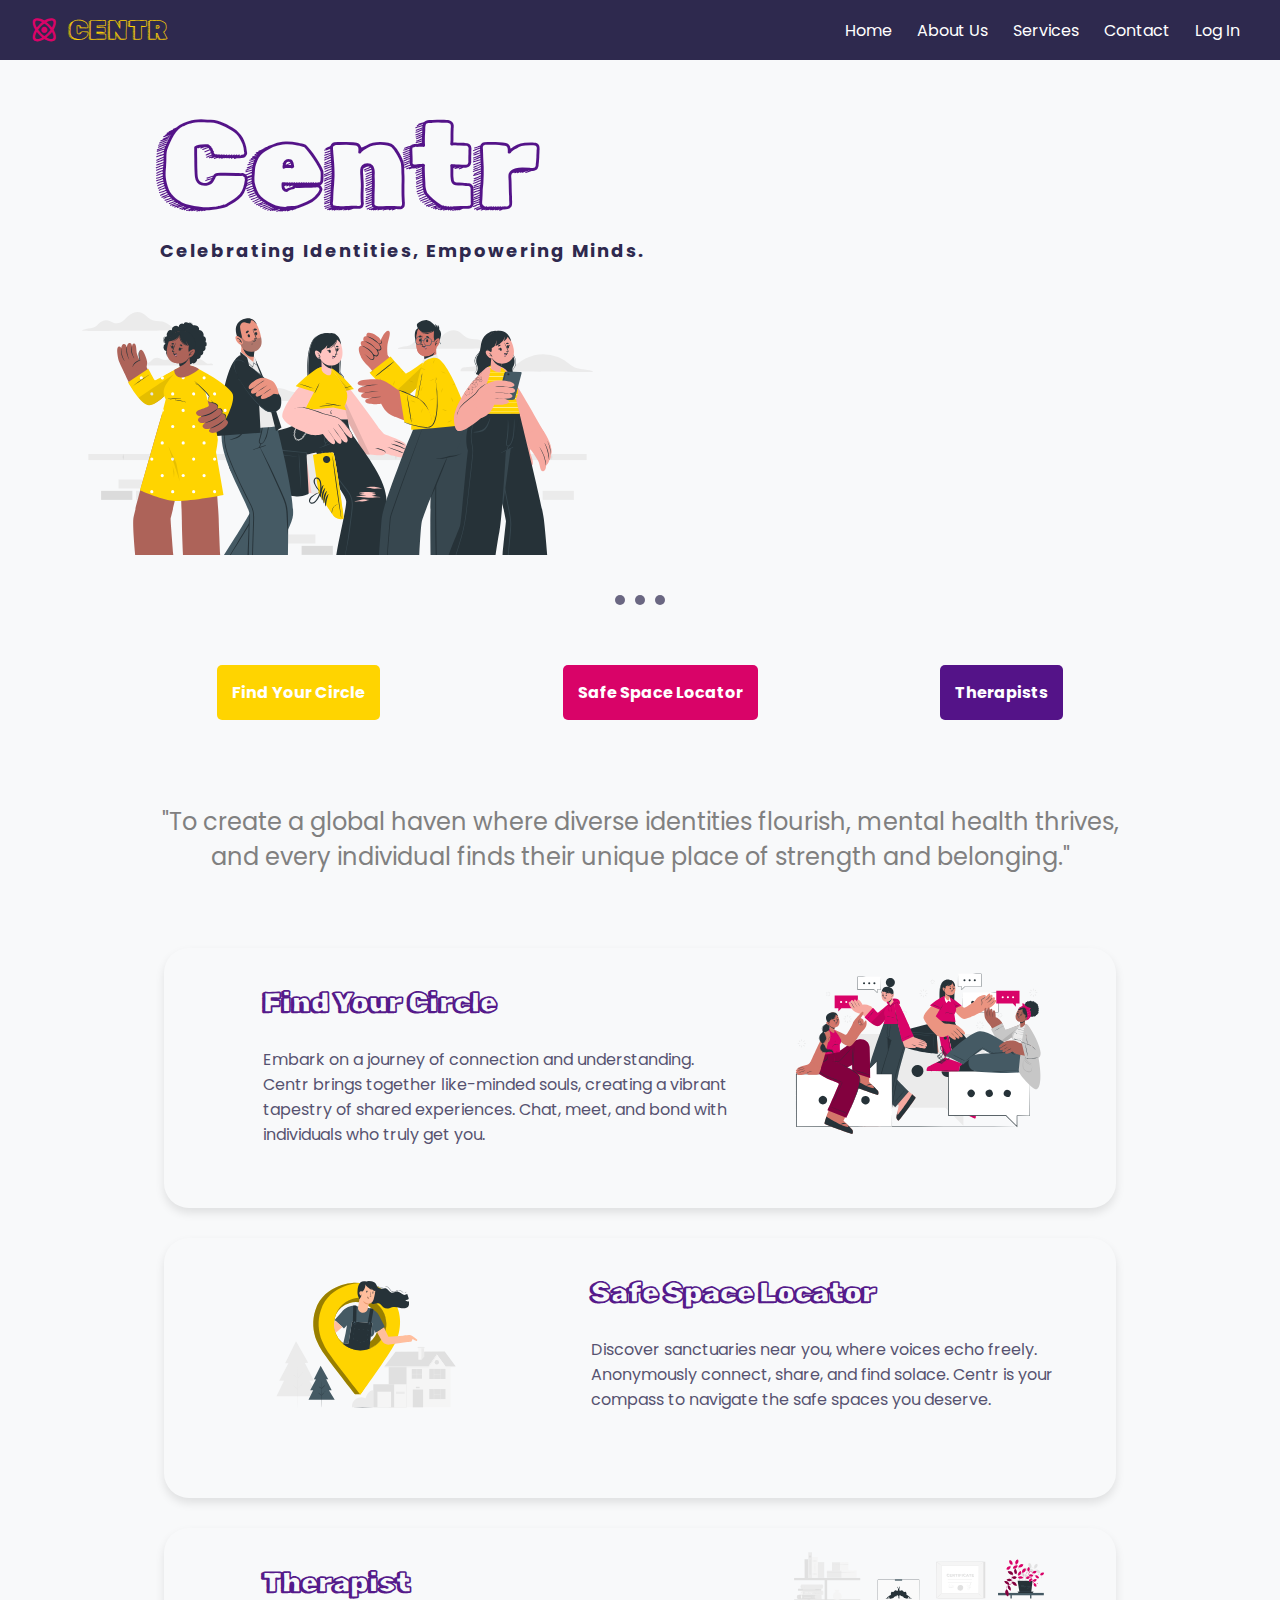
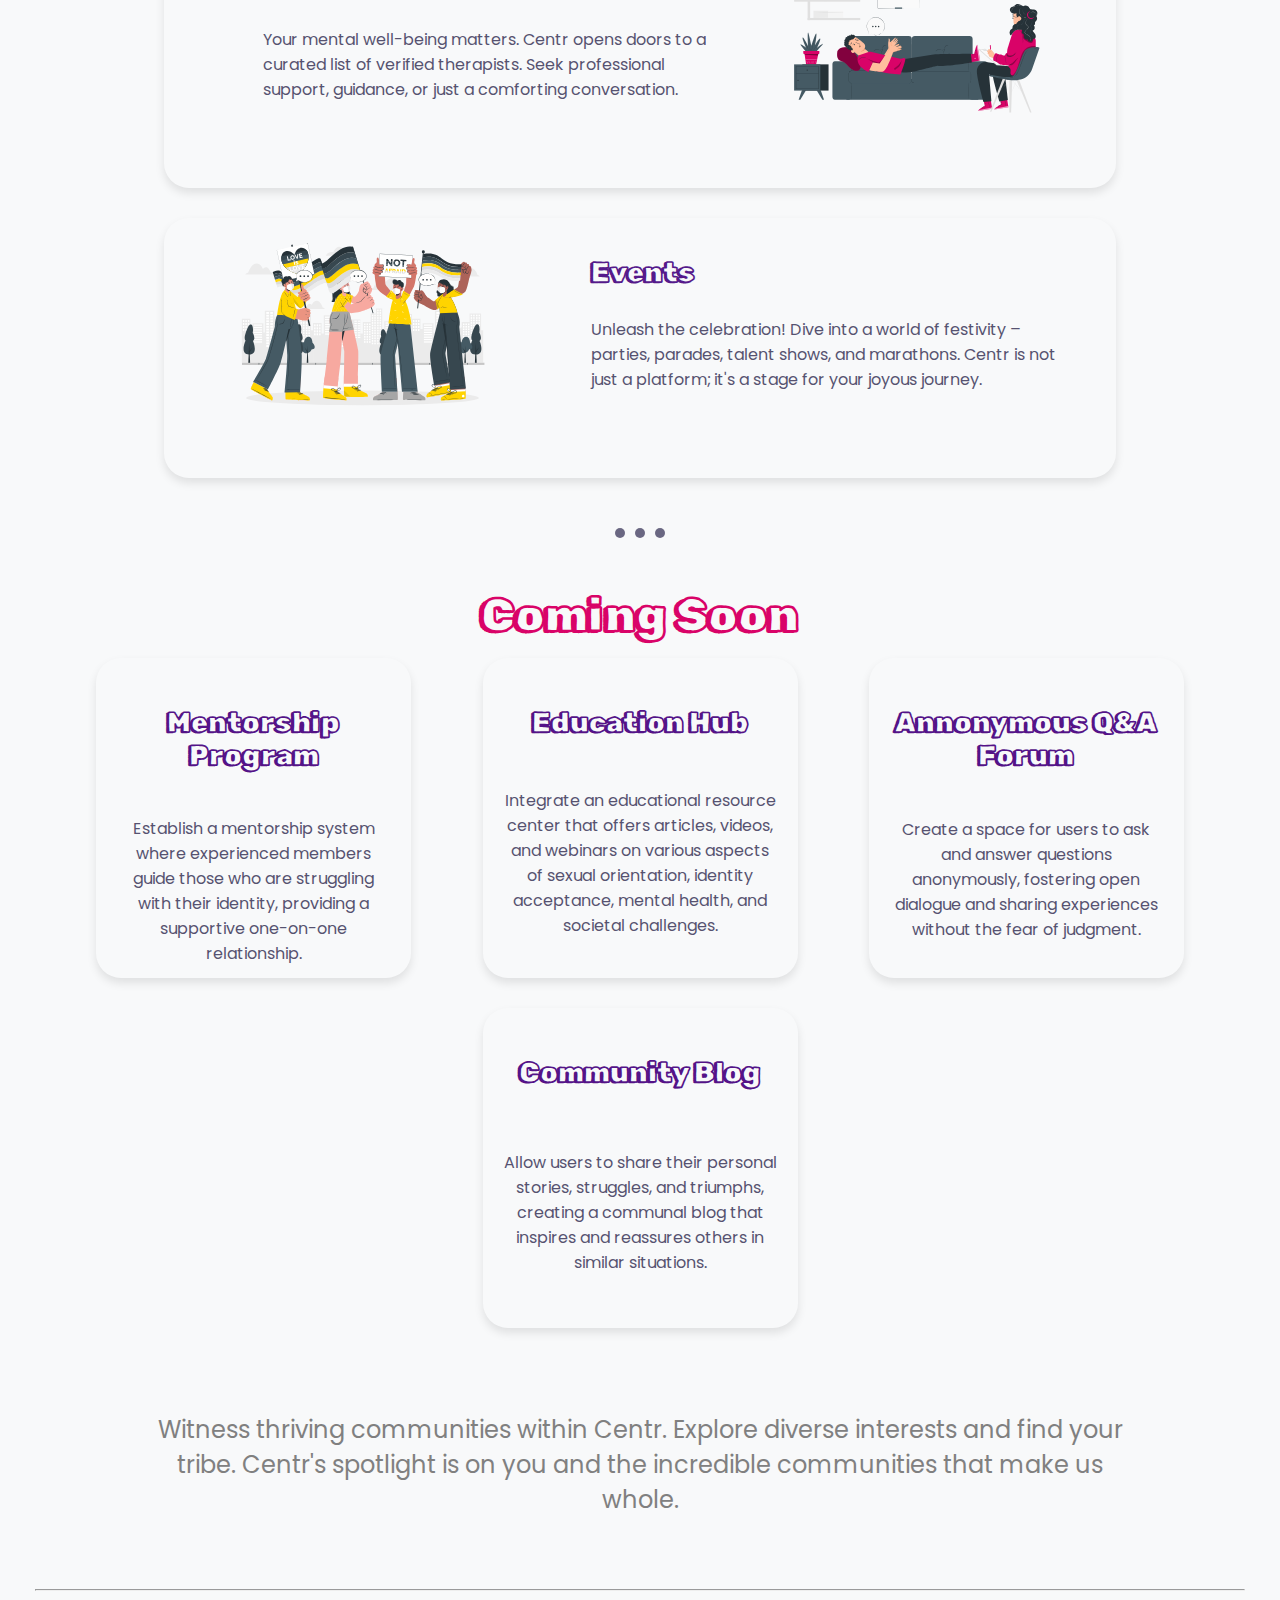
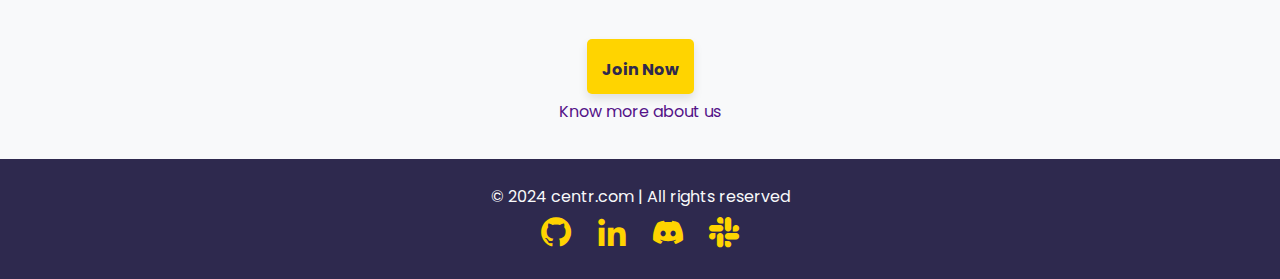
<file: index.html>
<!DOCTYPE html>
<html lang="en">
<head>
    <meta charset="UTF-8">
    <meta name="viewport" content="width=device-width, initial-scale=1.0">
    <title>Centr</title>
    <link rel="stylesheet" href="assets/css/index.css">
    <link href='https://unpkg.com/boxicons@2.1.4/css/boxicons.min.css' rel='stylesheet'>
</head>
<body>
    <nav>
        <div class="logo">
            <i class='bx bx-atom bx-spin' style='color:#d90368'  ></i>
            <a href="#">CENTR</a>
        </div>
        <ul>
            <li><a href="index.html">Home</a></li>
            <li><a href="assets/html/aboutus.html">About Us</a></li>
            <li><a href="assets/html/services.html">Services</a></li>
            <li><a href="#">Contact</a></li>
            <li><a href="assets/html/login.html">Log In</a></li>
        </ul>
    </nav>
    <div class="main">
        <div class="hero">
            <div class="herotext">
                <h1>Centr</h1>
                <h3>Celebrating Identities, Empowering Minds.</h3>
            </div>
            <div class="heroimg"></div>
        </div>
        <div class="break">
            <div class="circle"></div>
            <div class="circle"></div>
            <div class="circle"></div>
        </div>
        <div class="menu">
            <a href="assets/html/group.html" id="btn1">Find Your Circle</a>
            <a href="assets/html/safe.html" id="btn2">Safe Space Locator</a>
            <a href="assets/html/therapist.html" id="btn3">Therapists</a>
            <!-- <a href="#" id="btn4">Events</a> -->
        </div>
        <div class="message">
            <p>"To create a global haven where diverse identities flourish, mental health thrives, and every individual finds their unique place of strength and belonging."</p>
        </div>
        <div class="highlight">
            <div class="feature">
                <div class="ftinfo">
                    <a href=""><h3>Find Your Circle</h3></a>
                    <p>Embark on a journey of connection and understanding. Centr brings together like-minded souls, creating a vibrant tapestry of shared experiences. Chat, meet, and bond with individuals who truly get you.</p>
                </div>
                <div id="picture1"></div>
            </div>
            <div class="feature">
                <div id="picture2"></div>
                <div class="ftinfo">
                    <a href=""><h3>Safe Space Locator</h3></a>
                    <p>Discover sanctuaries near you, where voices echo freely. Anonymously connect, share, and find solace. Centr is your compass to navigate the safe spaces you deserve.</p>
                </div>
            </div>
            <div class="feature">
                <div class="ftinfo">
                    <a href=""><h3>Therapist</h3></a>
                    <p>Your mental well-being matters. Centr opens doors to a curated list of verified therapists. Seek professional support, guidance, or just a comforting conversation.</p>
                </div>
                <div id="picture3"></div>
            </div>
            <div class="feature">
                <div id="picture4"></div>
                <div class="ftinfo">
                    <a href=""><h3>Events</h3></a>
                    <p>Unleash the celebration! Dive into a world of festivity – parties, parades, talent shows, and marathons. Centr is not just a platform; it's a stage for your joyous journey.</p>
                </div>
                
            </div>
        </div>
        <div class="break">
            <div class="circle"></div>
            <div class="circle"></div>
            <div class="circle"></div>
        </div>
        <div class="comingsoon">
            <div class="cstop">
                <h4>Coming Soon</h4>
            </div>
            <div class="csbottom">
                <div class="feature">
                    <h3>Mentorship Program</h3>
                    <p>Establish a mentorship system where experienced members guide those who are struggling with their identity, providing a supportive one-on-one relationship.</p>
                </div>
                <div class="feature">
                    <h3>Education Hub</h3>
                    <p>Integrate an educational resource center that offers articles, videos, and webinars on various aspects of sexual orientation, identity acceptance, mental health, and societal challenges.</p>
                </div>
                <div class="feature">
                    <h3>Annonymous Q&A Forum</h3>
                    <p>Create a space for users to ask and answer questions anonymously, fostering open dialogue and sharing experiences without the fear of judgment.</p>
                </div>
                <div class="feature">
                    <h3>Community Blog</h3>
                    <p>Allow users to share their personal stories, struggles, and triumphs, creating a communal blog that inspires and reassures others in similar situations.</p>
                </div>
            </div>
        </div>
        <div class="message">
            <p>Witness thriving communities within Centr. Explore diverse interests and find your tribe. Centr's spotlight is on you and the incredible communities that make us whole.</p>
        </div>
        <hr>
        <div class="cta">
            <button>
                <a id="btn1" href="assets/html/login.html">Join Now</a>
            </button>
            <a href="assets/html/aboutus.html">Know more about us</a>
        </div>
    </div>
    <footer>
        © 2024 centr.com | All rights reserved<br/>
        <div class="socials">
            <a href=""><i class='bx bxl-github' style='color:#ffd400'  ></i></a>
            <a href=""><i class='bx bxl-linkedin' style='color:#ffd400' ></i></a>
            <a href=""><i class='bx bxl-discord-alt' style='color:#ffd400' ></i></a>
            <a href=""><i class='bx bxl-slack' style='color:#ffd400' ></i></a>
        </div>
    </footer>
    <script src="https://cdn.botpress.cloud/webchat/v1/inject.js"></script>
    <script src="https://mediafiles.botpress.cloud/a864bc67-3ae3-46d9-8c63-d34224e4f80a/webchat/config.js" defer></script>
</body>
</html>
</file>
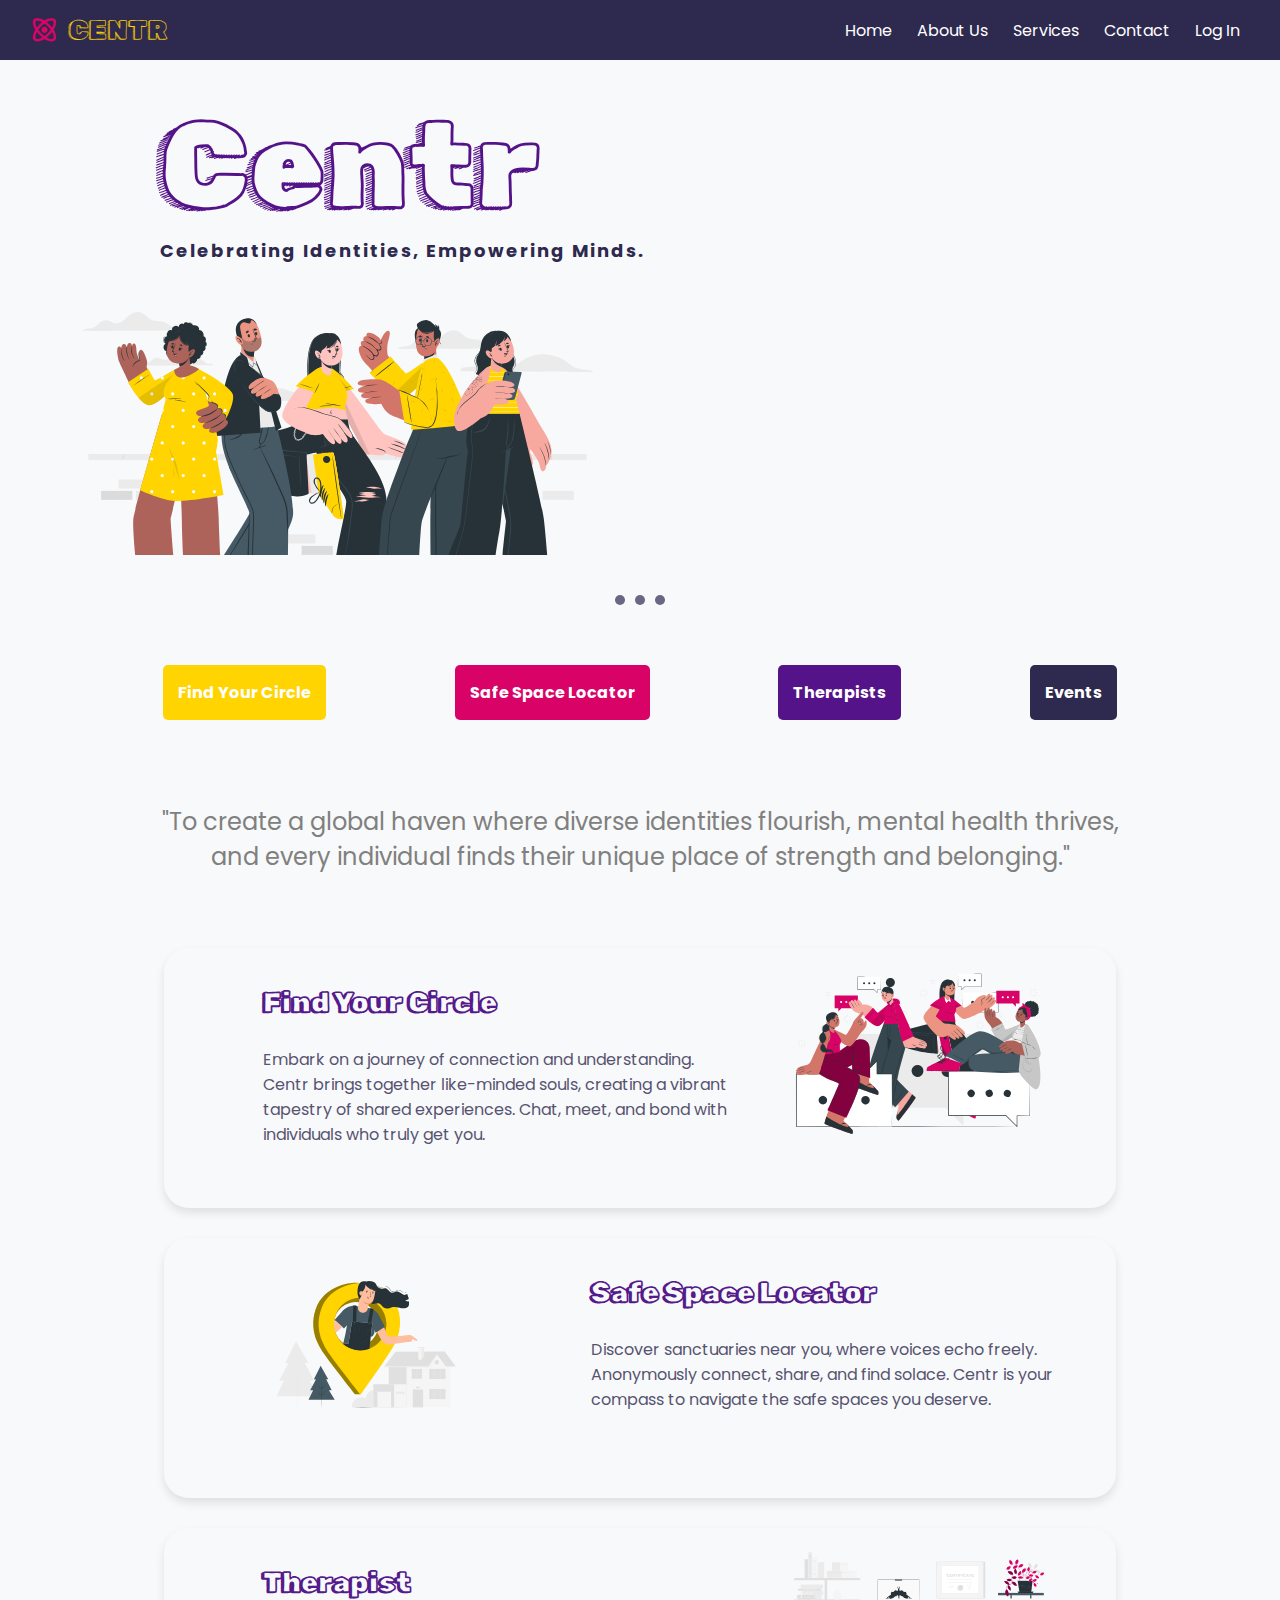
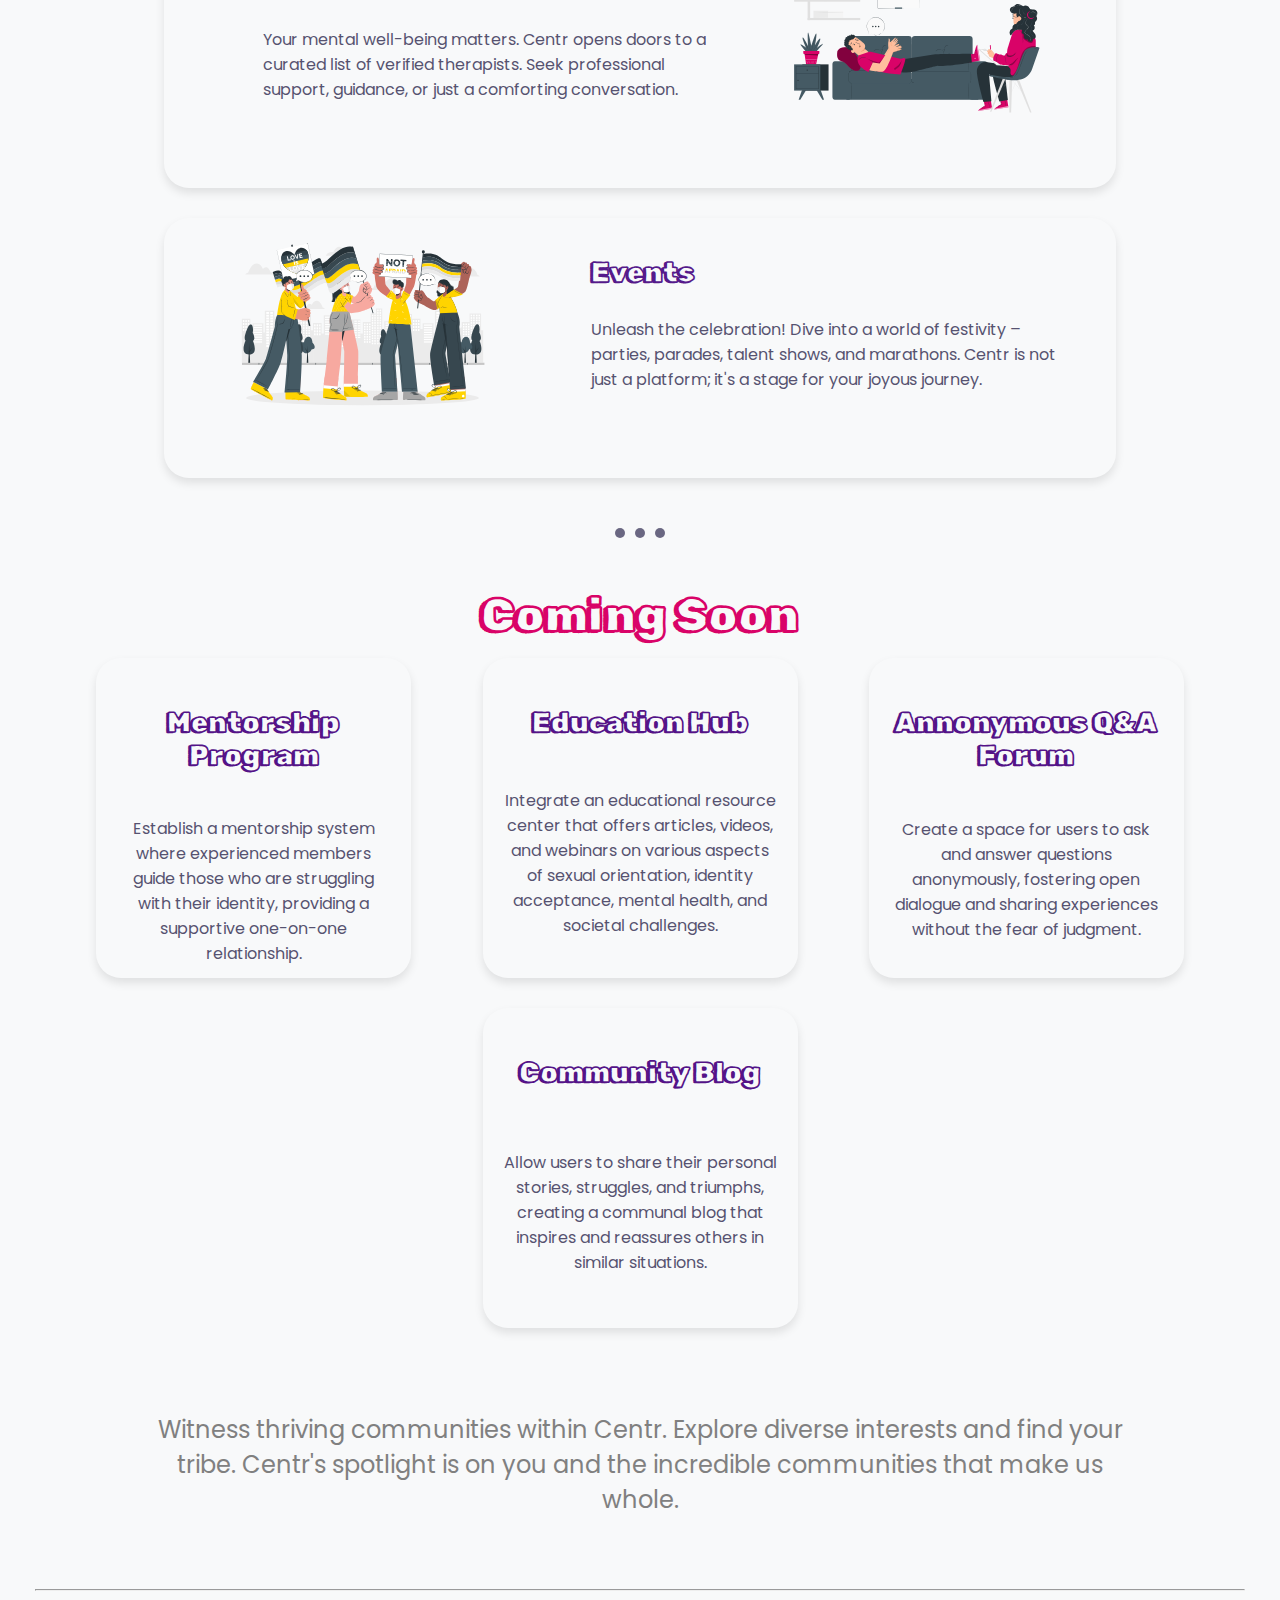
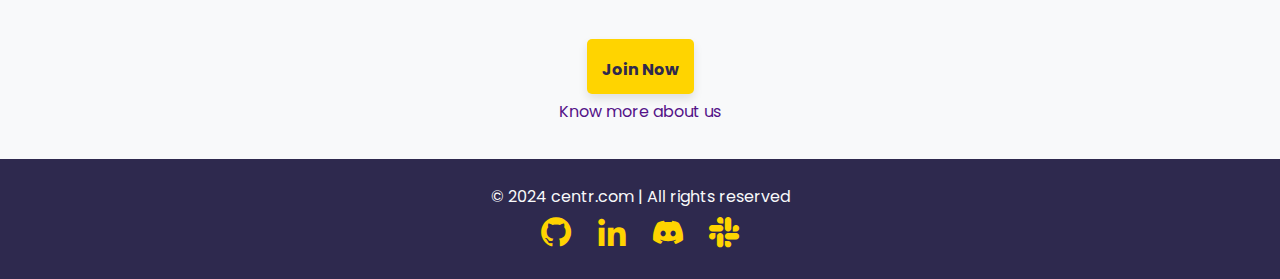
<file: centr code/index.html>
<!DOCTYPE html>
<html lang="en">
<head>
    <meta charset="UTF-8">
    <meta name="viewport" content="width=device-width, initial-scale=1.0">
    <title>Centr</title>
    <link rel="stylesheet" href="index.css">
    <link href='https://unpkg.com/boxicons@2.1.4/css/boxicons.min.css' rel='stylesheet'>
</head>
<body>
    <nav>
        <div class="logo">
            <i class='bx bx-atom bx-spin' style='color:#d90368'  ></i>
            <a href="#">CENTR</a>
        </div>
        <ul>
            <li><a href="index.html">Home</a></li>
            <li><a href="aboutus.html">About Us</a></li>
            <li><a href="services.html">Services</a></li>
            <li><a href="#">Contact</a></li>
            <li><a href="login.html">Log In</a></li>
        </ul>
    </nav>
    <div class="main">
        <div class="hero">
            <div class="herotext">
                <h1>Centr</h1>
                <h3>Celebrating Identities, Empowering Minds.</h3>
            </div>
            <div class="heroimg"></div>
        </div>
        <div class="break">
            <div class="circle"></div>
            <div class="circle"></div>
            <div class="circle"></div>
        </div>
        <div class="menu">
            <button id="btn1">Find Your Circle</button>
            <button id="btn2">Safe Space Locator</button>
            <button id="btn3">Therapists</button>
            <button id="btn4">Events</button>
        </div>
        <div class="message">
            <p>"To create a global haven where diverse identities flourish, mental health thrives, and every individual finds their unique place of strength and belonging."</p>
        </div>
        <div class="highlight">
            <div class="feature">
                <div class="ftinfo">
                    <a href=""><h3>Find Your Circle</h3></a>
                    <p>Embark on a journey of connection and understanding. Centr brings together like-minded souls, creating a vibrant tapestry of shared experiences. Chat, meet, and bond with individuals who truly get you.</p>
                </div>
                <div id="picture1"></div>
            </div>
            <div class="feature">
                <div id="picture2"></div>
                <div class="ftinfo">
                    <a href=""><h3>Safe Space Locator</h3></a>
                    <p>Discover sanctuaries near you, where voices echo freely. Anonymously connect, share, and find solace. Centr is your compass to navigate the safe spaces you deserve.</p>
                </div>
            </div>
            <div class="feature">
                <div class="ftinfo">
                    <a href=""><h3>Therapist</h3></a>
                    <p>Your mental well-being matters. Centr opens doors to a curated list of verified therapists. Seek professional support, guidance, or just a comforting conversation.</p>
                </div>
                <div id="picture3"></div>
            </div>
            <div class="feature">
                <div id="picture4"></div>
                <div class="ftinfo">
                    <a href=""><h3>Events</h3></a>
                    <p>Unleash the celebration! Dive into a world of festivity – parties, parades, talent shows, and marathons. Centr is not just a platform; it's a stage for your joyous journey.</p>
                </div>
                
            </div>
        </div>
        <div class="break">
            <div class="circle"></div>
            <div class="circle"></div>
            <div class="circle"></div>
        </div>
        <div class="comingsoon">
            <div class="cstop">
                <h4>Coming Soon</h4>
            </div>
            <div class="csbottom">
                <div class="feature">
                    <h3>Mentorship Program</h3>
                    <p>Establish a mentorship system where experienced members guide those who are struggling with their identity, providing a supportive one-on-one relationship.</p>
                </div>
                <div class="feature">
                    <h3>Education Hub</h3>
                    <p>Integrate an educational resource center that offers articles, videos, and webinars on various aspects of sexual orientation, identity acceptance, mental health, and societal challenges.</p>
                </div>
                <div class="feature">
                    <h3>Annonymous Q&A Forum</h3>
                    <p>Create a space for users to ask and answer questions anonymously, fostering open dialogue and sharing experiences without the fear of judgment.</p>
                </div>
                <div class="feature">
                    <h3>Community Blog</h3>
                    <p>Allow users to share their personal stories, struggles, and triumphs, creating a communal blog that inspires and reassures others in similar situations.</p>
                </div>
            </div>
        </div>
        <div class="message">
            <p>Witness thriving communities within Centr. Explore diverse interests and find your tribe. Centr's spotlight is on you and the incredible communities that make us whole.</p>
        </div>
        <hr>
        <div class="cta">
            <button>
                <a id="btn1" href="login.html">Join Now</a>
            </button>
            <a href="aboutus.html">Know more about us</a>
        </div>
    </div>
    <footer>
        © 2024 centr.com | All rights reserved<br/>
        <div class="socials">
            <a href=""><i class='bx bxl-github' style='color:#ffd400'  ></i></a>
            <a href=""><i class='bx bxl-linkedin' style='color:#ffd400' ></i></a>
            <a href=""><i class='bx bxl-discord-alt' style='color:#ffd400' ></i></a>
            <a href=""><i class='bx bxl-slack' style='color:#ffd400' ></i></a>
        </div>
    </footer>
</body>
</html>
</file>
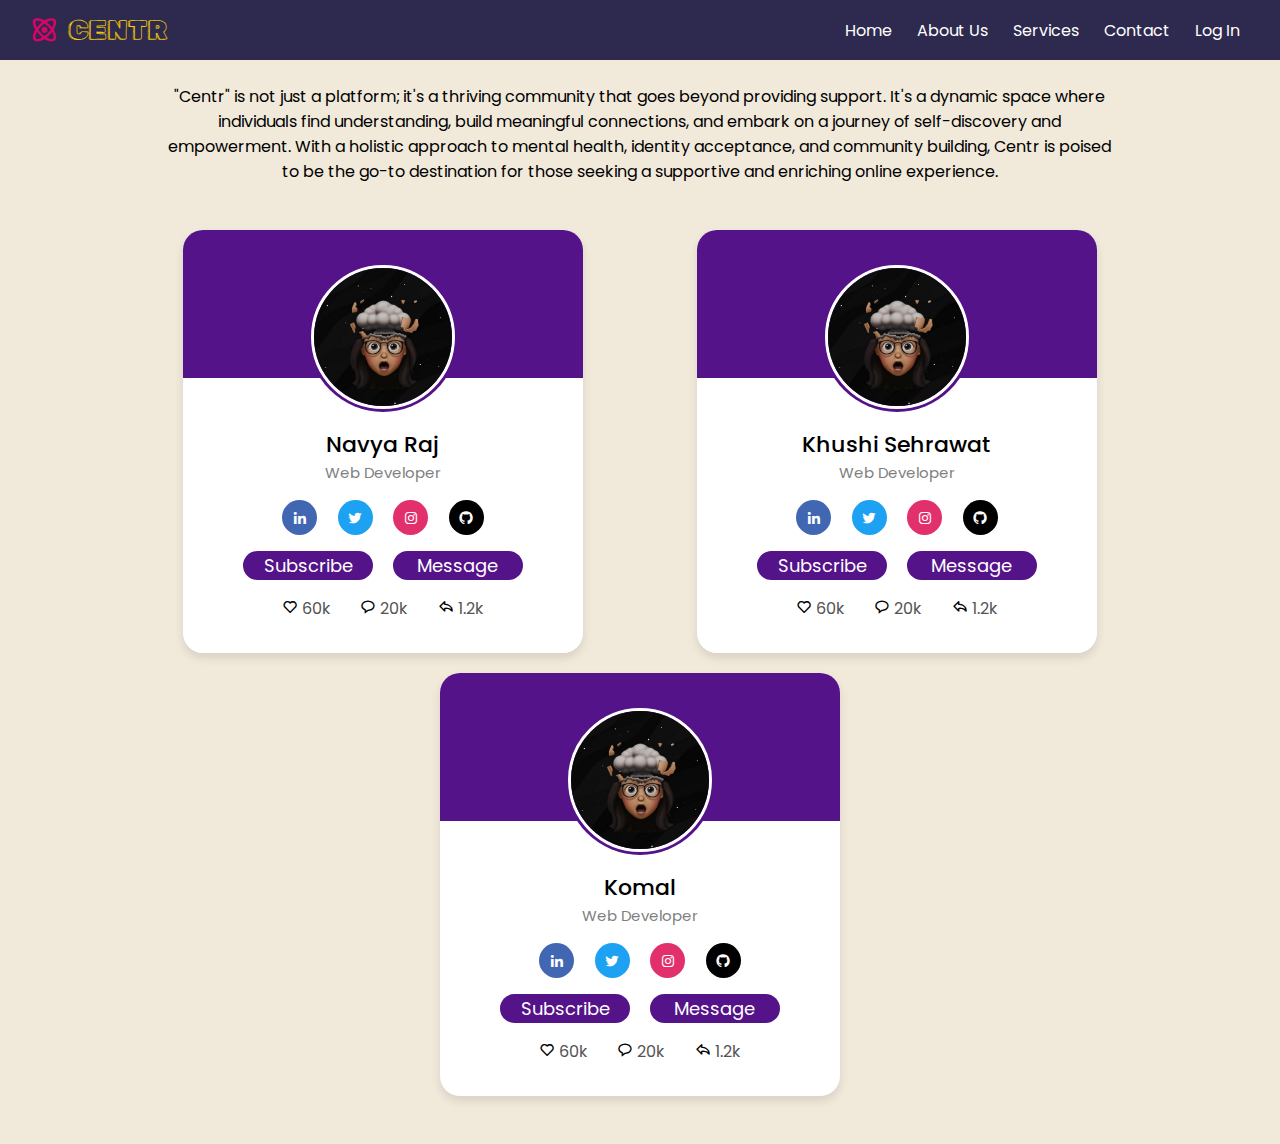
<file: centr code/aboutus.html>
<!DOCTYPE html>
<html lang="en">
<head>
    <meta charset="UTF-8">
    <meta name="viewport" content="width=device-width, initial-scale=1.0">
    <title>Profile Card UI</title>
    <link rel="stylesheet" href="aboutus.css">
    <link href='https://unpkg.com/boxicons@2.1.4/css/boxicons.min.css' rel='stylesheet'>
</head>
<body>
    <nav>
        <div class="logo">
            <i class='bx bx-atom bx-spin' style='color:#d90368'  ></i>
            <a href="#">CENTR</a>
        </div>
        <ul>
            <li><a href="index.html">Home</a></li>
            <li><a href="aboutus.html">About Us</a></li>
            <li><a href="services.html">Services</a></li>
            <li><a href="#">Contact</a></li>
            <li><a href="login.html">Log In</a></li>
        </ul>
    </nav>
    <div class="main">
        <div class="intro">
            <p>"Centr" is not just a platform; it's a thriving community that goes beyond providing support. It's a dynamic space where individuals find understanding, build meaningful connections, and embark on a journey of self-discovery and empowerment. With a holistic approach to mental health, identity acceptance, and community building, Centr is poised to be the go-to destination for those seeking a supportive and enriching online experience.</p>
        </div>
        <div class="developers">
            <div class="profilecard">
                <div class="img">
                    <img src="profile.jpg" alt="" class="pfp">
                </div>
                <div class="info">
                    <span class="name">Navya Raj</span>
                    <span class="job">Web Developer</span>
                </div>
                <div class="socials">
                    <a href="#" style="background-color: #4267b2;" class="link">
                        <i class='bx bxl-linkedin'></i>
                    </a>
                    <a href="#" style="background-color: #1da1f2;" class="link">
                        <i class='bx bxl-twitter' ></i>
                    </a>
                    <a href="#" style="background-color: #e1306c;" class="link">
                        <i class='bx bxl-instagram' ></i>
                    </a>
                    <a href="#" style="background-color: black;" class="link">
                        <i class='bx bxl-github'></i>
                    </a>
                </div>
                <div class="buttons">
                    <button>Subscribe</button>
                    <button>Message</button>
                </div>
                <div class="analytics">
                    <div class="data">
                        <i class='bx bx-heart' ></i>
                        <span class="num">60k</span>
                    </div>
                    <div class="data">
                        <i class='bx bx-message-rounded' ></i>
                        <span class="num">20k</span>
                    </div>
                    <div class="data">
                        <i class='bx bx-share'></i>
                        <span class="num">1.2k</span>
                    </div>
                </div>
            </div>
        
            <div class="profilecard">
                <div class="img">
                    <img src="profile.jpg" alt="" class="pfp">
                </div>
                <div class="info">
                    <span class="name">Khushi Sehrawat</span>
                    <span class="job">Web Developer</span>
                </div>
                <div class="socials">
                    <a href="#" style="background-color: #4267b2;" class="link">
                        <i class='bx bxl-linkedin'></i>
                    </a>
                    <a href="#" style="background-color: #1da1f2;" class="link">
                        <i class='bx bxl-twitter' ></i>
                    </a>
                    <a href="#" style="background-color: #e1306c;" class="link">
                        <i class='bx bxl-instagram' ></i>
                    </a>
                    <a href="#" style="background-color: black;" class="link">
                        <i class='bx bxl-github'></i>
                    </a>
                </div>
                <div class="buttons">
                    <button>Subscribe</button>
                    <button>Message</button>
                </div>
                <div class="analytics">
                    <div class="data">
                        <i class='bx bx-heart' ></i>
                        <span class="num">60k</span>
                    </div>
                    <div class="data">
                        <i class='bx bx-message-rounded' ></i>
                        <span class="num">20k</span>
                    </div>
                    <div class="data">
                        <i class='bx bx-share'></i>
                        <span class="num">1.2k</span>
                    </div>
                </div>
            </div>
        
            <div class="profilecard">
                <div class="img">
                    <img src="profile.jpg" alt="" class="pfp">
                </div>
                <div class="info">
                    <span class="name">Komal</span>
                    <span class="job">Web Developer</span>
                </div>
                <div class="socials">
                    <a href="#" style="background-color: #4267b2;" class="link">
                        <i class='bx bxl-linkedin'></i>
                    </a>
                    <a href="#" style="background-color: #1da1f2;" class="link">
                        <i class='bx bxl-twitter' ></i>
                    </a>
                    <a href="#" style="background-color: #e1306c;" class="link">
                        <i class='bx bxl-instagram' ></i>
                    </a>
                    <a href="#" style="background-color: black;" class="link">
                        <i class='bx bxl-github'></i>
                    </a>
                </div>
                <div class="buttons">
                    <button>Subscribe</button>
                    <button>Message</button>
                </div>
                <div class="analytics">
                    <div class="data">
                        <i class='bx bx-heart' ></i>
                        <span class="num">60k</span>
                    </div>
                    <div class="data">
                        <i class='bx bx-message-rounded' ></i>
                        <span class="num">20k</span>
                    </div>
                    <div class="data">
                        <i class='bx bx-share'></i>
                        <span class="num">1.2k</span>
                    </div>
                </div>
            </div>
        </div>
    </div>
</body>
</html>
</file>
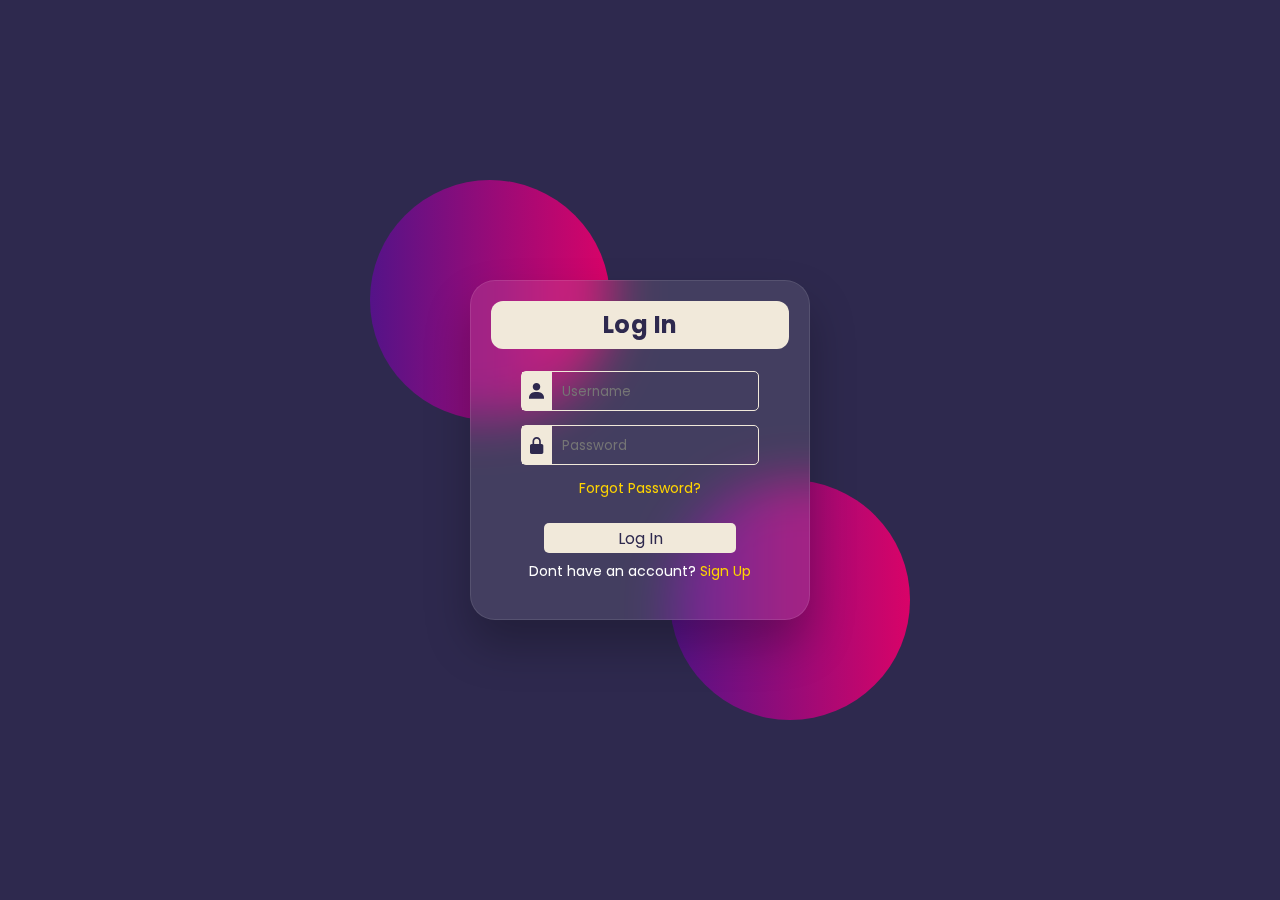
<file: centr code/login.html>
<!DOCTYPE html>
<html lang="en">
<head>
    <meta charset="UTF-8">
    <meta name="viewport" content="width=device-width, initial-scale=1.0">
    <title>Flipping Card</title>
    <link rel="stylesheet" href="login.css">
    <link href='https://unpkg.com/boxicons@2.1.4/css/boxicons.min.css' rel='stylesheet'>
</head>
<body>
    <section>
        <div class="container">
            <div class="card front">
                <div class="head">
                    <h2>Log In</h2>
                </div>
                <form action="#">
                    <div class="input">
                        <div class="logo">
                            <i class='bx bxs-user'></i>
                        </div>
                        <div class="form">
                            <input type="text" class="fill" placeholder="Username" required>
                        </div>
                    </div>
                    <div class="input">
                        <div class="logo">
                            <i class='bx bxs-lock-alt' ></i>
                        </div>
                        <div class="form">
                            <input type="text" class="fill" placeholder="Password" required>
                        </div>
                    </div>
                    <a href="#">Forgot Password?</a>
                    <div class="foot">
                        <button class="btn">Log In</button>
                        <span>Dont have an account? <a href="#">Sign Up</a></span>
                    </div>
                </form>
            </div>

            <div class="card back">
                <div class="head">
                    <h2>Sign Up</h2>
                </div>
                <form action="#">
                    <div class="top">
                        <div class="input">
                            <div class="logo">
                                <i class='bx bxs-user'></i>
                            </div>
                            <div class="form">
                                <input type="text" class="fill" placeholder="Username" required>
                            </div>
                        </div>
                        <div class="input">
                            <div class="logo">
                                <i class='bx bxs-lock-alt' ></i>
                            </div>
                            <div class="form">
                                <input type="text" class="fill" placeholder="Password" required>
                            </div>
                        </div>
                    </div>
                    <div class="foot">
                        <button class="btn">Sign Up</button>
                        <span>Already have an account? <a href="#">Log In</a></span>
                    </div>
                </form>
            </div>
        </div>
    </section>
    <script src="script.js"></script>
</body>
</html>
</file>
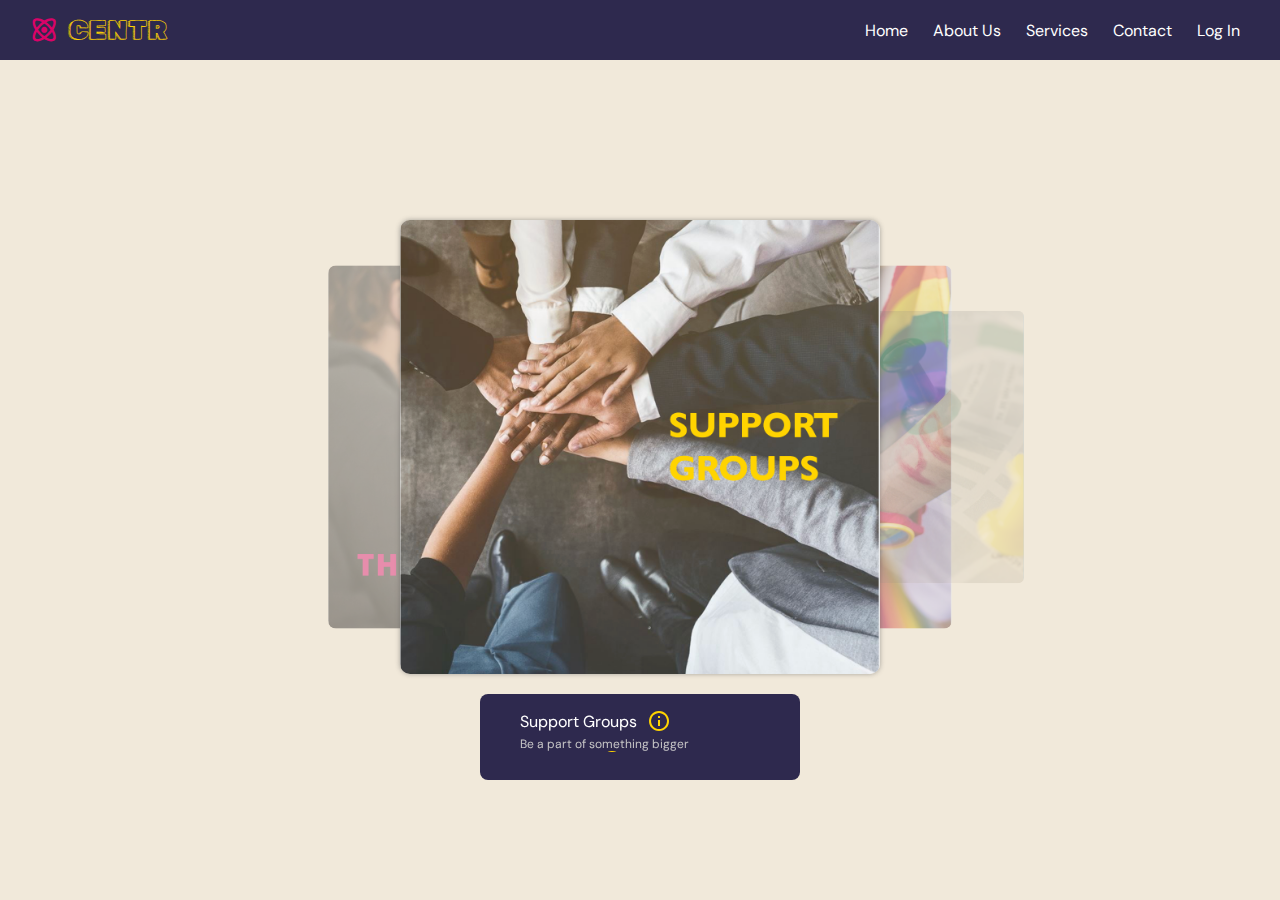
<file: centr code/services.html>
<!DOCTYPE html>
<html lang="en">
<head>
    <meta charset="UTF-8">
    <meta name="viewport" content="width=device-width, initial-scale=1.0">
    <title>Services</title>
    <link rel="stylesheet" href="services.css">
    <link href='https://unpkg.com/boxicons@2.1.4/css/boxicons.min.css' rel='stylesheet'>
</head>
<body>
    <nav>
        <div class="logo">
            <i class='bx bx-atom bx-spin' style='color:#d90368'  ></i>
            <a href="#">CENTR</a>
        </div>
        <ul>
            <li><a href="index.html">Home</a></li>
            <li><a href="aboutus.html">About Us</a></li>
            <li><a href="services.html">Services</a></li>
            <li><a href="#">Contact</a></li>
            <li><a href="login.html">Log In</a></li>
        </ul>
    </nav>
    <div class="container">
        <input type="radio" name="slider" id="item-1" checked>
        <input type="radio" name="slider" id="item-2">
        <input type="radio" name="slider" id="item-3">
        <input type="radio" name="slider" id="item-4">
        <div class="cards">
            <label class="card" for="item-1" id="song-1">
                <img src="img1.png" alt="song">
            </label>
            <label class="card" for="item-2" id="song-2">
                <img src="img2.png" alt="song">
            </label>
            <label class="card" for="item-3" id="song-3">
                <img src="img3.png" alt="song">
            </label>
            <label class="card" for="item-4" id="song-4">
                <img src="img4.png" alt="song">
            </label>
        </div>
        <div class="player">
            <div class="upper-part">
                <div class="info-area" id="test">
                    <label class="song-info" id="song-info-1">
                        <div class="title">Support Groups
                            <a class="play-icon">
                                <i class='bx bx-info-circle' style='color:#ffd400'  ></i>
                            </a>
                        </div>
                        <div class="sub-line">
                            <div class="subtitle">Be a part of something bigger</div>
                        </div>
                    </label>
                    <label class="song-info" id="song-info-2">
                        <div class="title">Therapist
                            <a class="play-icon">
                                <i class='bx bx-info-circle' style='color:#ffd400'  ></i>
                            </a>
                        </div>
                        <div class="sub-line">
                            <div class="subtitle">Connect with someone who understands</div>
                            
                        </div>
                    </label>
                    <label class="song-info" id="song-info-3">
                        <div class="title">Events
                            <a class="play-icon">
                                <i class='bx bx-info-circle' style='color:#ffd400'  ></i>
                            </a>
                        </div>
                        <div class="sub-line">
                            <div class="subtitle">Connect, Enjoy, Evolve</div>
                            
                        </div>
                    </label>
                    <label class="song-info" id="song-info-4">
                        <div class="title">Safe Space Locator
                            <a class="play-icon">
                                <i class='bx bx-info-circle' style='color:#ffd400'  ></i>
                            </a>
                        </div>
                        <div class="sub-line">
                            <div class="subtitle">We're here</div>
                            
                        </div>
                    </label>
                </div>
            </div>
        </div>
    </div>
</body>
</html>
</file>
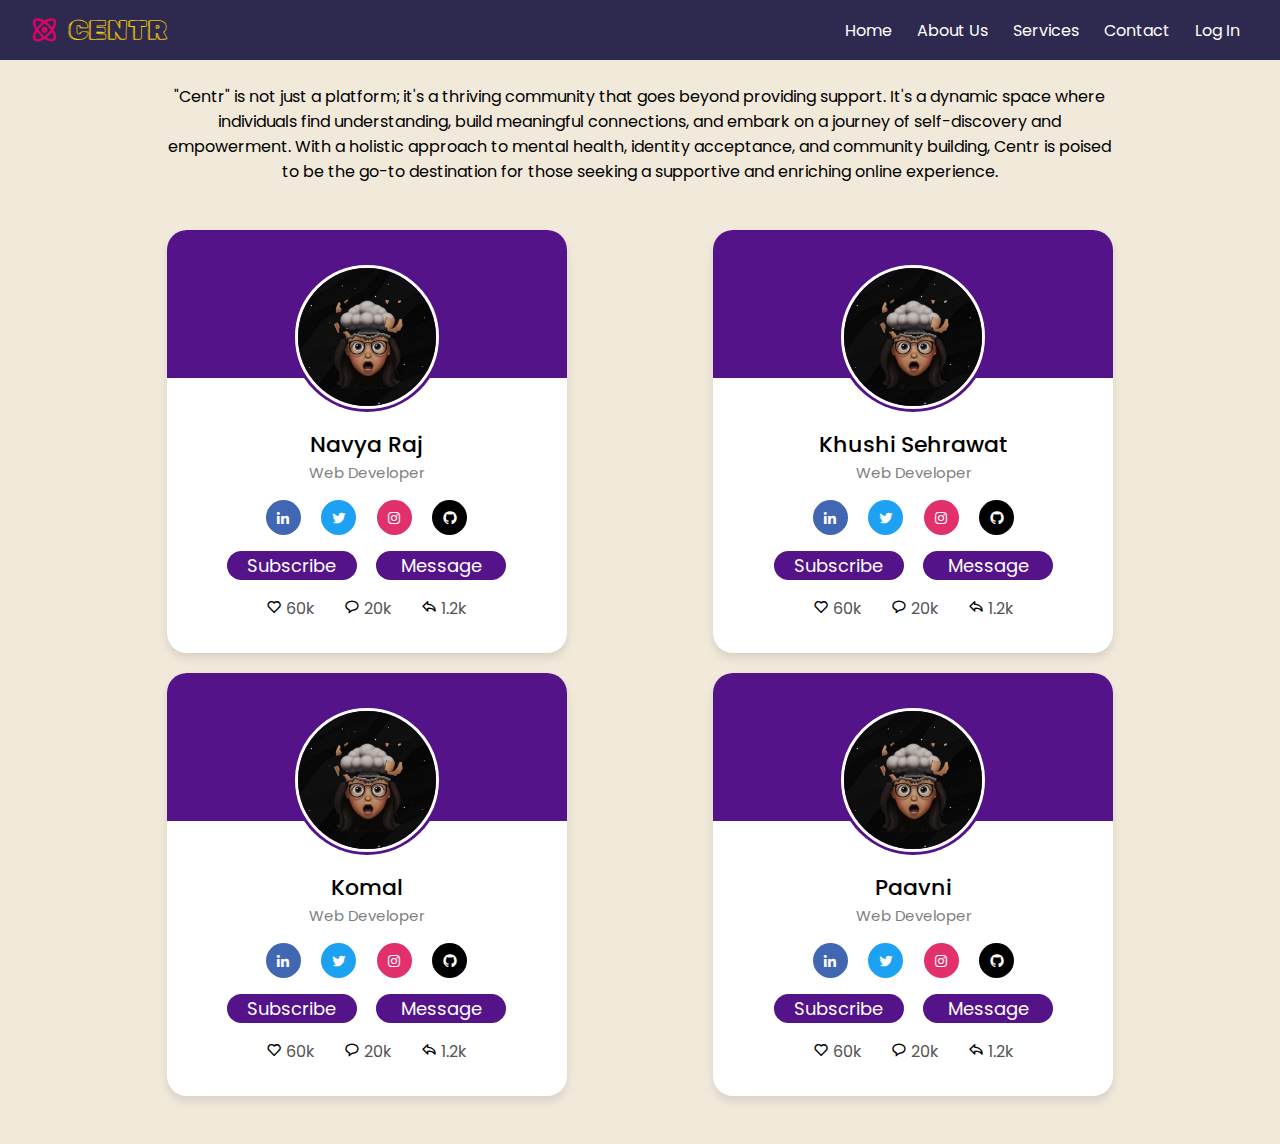
<file: assets/html/aboutus.html>
<!DOCTYPE html>
<html lang="en">
<head>
    <meta charset="UTF-8">
    <meta name="viewport" content="width=device-width, initial-scale=1.0">
    <title>Profile Card UI</title>
    <link rel="stylesheet" href="../css/aboutus.css">
    <link href='https://unpkg.com/boxicons@2.1.4/css/boxicons.min.css' rel='stylesheet'>
</head>
<body>
    <nav>
        <div class="logo">
            <i class='bx bx-atom bx-spin' style='color:#d90368'  ></i>
            <a href="#">CENTR</a>
        </div>
        <ul>
            
            <li><a href="../../index.html">Home</a></li>
            <li><a href="aboutus.html">About Us</a></li>
            <li><a href="services.html">Services</a></li>
            <li><a href="#">Contact</a></li>
            <li><a href="login.html">Log In</a></li>
        </ul>
    </nav>
    <div class="main">
        <div class="intro">
            <p>"Centr" is not just a platform; it's a thriving community that goes beyond providing support. It's a dynamic space where individuals find understanding, build meaningful connections, and embark on a journey of self-discovery and empowerment. With a holistic approach to mental health, identity acceptance, and community building, Centr is poised to be the go-to destination for those seeking a supportive and enriching online experience.</p>
        </div>
        <div class="developers">
            <div class="profilecard">
                <div class="img">
                    <img src="../images/profile.jpg" alt="" class="pfp">
                </div>
                <div class="info">
                    <span class="name">Navya Raj</span>
                    <span class="job">Web Developer</span>
                </div>
                <div class="socials">
                    <a href="#" style="background-color: #4267b2;" class="link">
                        <i class='bx bxl-linkedin'></i>
                    </a>
                    <a href="#" style="background-color: #1da1f2;" class="link">
                        <i class='bx bxl-twitter' ></i>
                    </a>
                    <a href="#" style="background-color: #e1306c;" class="link">
                        <i class='bx bxl-instagram' ></i>
                    </a>
                    <a href="#" style="background-color: black;" class="link">
                        <i class='bx bxl-github'></i>
                    </a>
                </div>
                <div class="buttons">
                    <button>Subscribe</button>
                    <button>Message</button>
                </div>
                <div class="analytics">
                    <div class="data">
                        <i class='bx bx-heart' ></i>
                        <span class="num">60k</span>
                    </div>
                    <div class="data">
                        <i class='bx bx-message-rounded' ></i>
                        <span class="num">20k</span>
                    </div>
                    <div class="data">
                        <i class='bx bx-share'></i>
                        <span class="num">1.2k</span>
                    </div>
                </div>
            </div>
        
            <div class="profilecard">
                <div class="img">
                    <img src="../images/profile.jpg" alt="" class="pfp">
                </div>
                <div class="info">
                    <span class="name">Khushi Sehrawat</span>
                    <span class="job">Web Developer</span>
                </div>
                <div class="socials">
                    <a href="#" style="background-color: #4267b2;" class="link">
                        <i class='bx bxl-linkedin'></i>
                    </a>
                    <a href="#" style="background-color: #1da1f2;" class="link">
                        <i class='bx bxl-twitter' ></i>
                    </a>
                    <a href="#" style="background-color: #e1306c;" class="link">
                        <i class='bx bxl-instagram' ></i>
                    </a>
                    <a href="#" style="background-color: black;" class="link">
                        <i class='bx bxl-github'></i>
                    </a>
                </div>
                <div class="buttons">
                    <button>Subscribe</button>
                    <button>Message</button>
                </div>
                <div class="analytics">
                    <div class="data">
                        <i class='bx bx-heart' ></i>
                        <span class="num">60k</span>
                    </div>
                    <div class="data">
                        <i class='bx bx-message-rounded' ></i>
                        <span class="num">20k</span>
                    </div>
                    <div class="data">
                        <i class='bx bx-share'></i>
                        <span class="num">1.2k</span>
                    </div>
                </div>
            </div>
        
            <div class="profilecard">
                <div class="img">
                    <img src="../images/profile.jpg" alt="" class="pfp">
                </div>
                <div class="info">
                    <span class="name">Komal</span>
                    <span class="job">Web Developer</span>
                </div>
                <div class="socials">
                    <a href="#" style="background-color: #4267b2;" class="link">
                        <i class='bx bxl-linkedin'></i>
                    </a>
                    <a href="#" style="background-color: #1da1f2;" class="link">
                        <i class='bx bxl-twitter' ></i>
                    </a>
                    <a href="#" style="background-color: #e1306c;" class="link">
                        <i class='bx bxl-instagram' ></i>
                    </a>
                    <a href="#" style="background-color: black;" class="link">
                        <i class='bx bxl-github'></i>
                    </a>
                </div>
                <div class="buttons">
                    <button>Subscribe</button>
                    <button>Message</button>
                </div>
                <div class="analytics">
                    <div class="data">
                        <i class='bx bx-heart' ></i>
                        <span class="num">60k</span>
                    </div>
                    <div class="data">
                        <i class='bx bx-message-rounded' ></i>
                        <span class="num">20k</span>
                    </div>
                    <div class="data">
                        <i class='bx bx-share'></i>
                        <span class="num">1.2k</span>
                    </div>
                </div>
            </div>

            <div class="profilecard">
                <div class="img">
                    <img src="../images/profile.jpg" alt="" class="pfp">
                </div>
                <div class="info">
                    <span class="name">Paavni</span>
                    <span class="job">Web Developer</span>
                </div>
                <div class="socials">
                    <a href="#" style="background-color: #4267b2;" class="link">
                        <i class='bx bxl-linkedin'></i>
                    </a>
                    <a href="#" style="background-color: #1da1f2;" class="link">
                        <i class='bx bxl-twitter' ></i>
                    </a>
                    <a href="#" style="background-color: #e1306c;" class="link">
                        <i class='bx bxl-instagram' ></i>
                    </a>
                    <a href="#" style="background-color: black;" class="link">
                        <i class='bx bxl-github'></i>
                    </a>
                </div>
                <div class="buttons">
                    <button>Subscribe</button>
                    <button>Message</button>
                </div>
                <div class="analytics">
                    <div class="data">
                        <i class='bx bx-heart' ></i>
                        <span class="num">60k</span>
                    </div>
                    <div class="data">
                        <i class='bx bx-message-rounded' ></i>
                        <span class="num">20k</span>
                    </div>
                    <div class="data">
                        <i class='bx bx-share'></i>
                        <span class="num">1.2k</span>
                    </div>
                </div>
            </div>
        </div>
    </div>
</body>
</html>
</file>
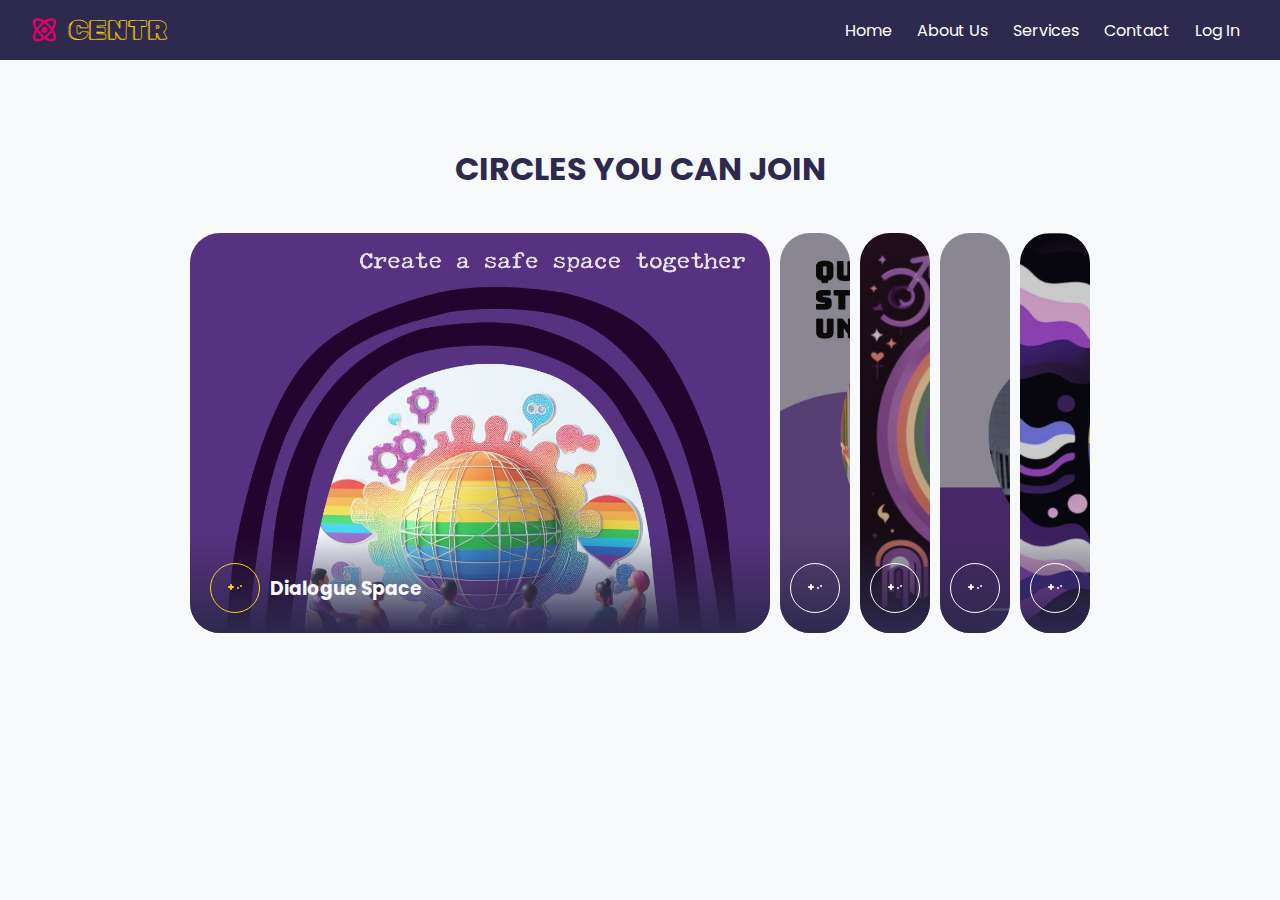
<file: assets/html/group.html>
<!DOCTYPE html>
<html lang="en">
<head>
    <meta charset="UTF-8">
    <meta name="viewport" content="width=device-width, initial-scale=1.0">
    
</head>
<body>
    <head>
      <link href='https://unpkg.com/boxicons@2.1.4/css/boxicons.min.css' rel='stylesheet'>

        <meta charset="UTF-8">
    
        <meta name="viewport" content="width=device-width, initial-scale=1.0">
    
    
        <link rel="stylesheet" href="../css/group.css">
    
        <script src="../js/group.js" defer></script>
    
      </head>
    
      <body>
        <nav>
          <div class="logo">
              <i class='bx bx-atom bx-spin' style='color:#d90368'  ></i>
              <a href="#">CENTR</a>
          </div>
          <ul>
              <li><a href="../../index.html">Home</a></li>
              <li><a href="aboutus.html">About Us</a></li>
              <li><a href="services.html">Services</a></li>
              <li><a href="#">Contact</a></li>
              <li><a href="login.html">Log In</a></li>
          </ul>
      </nav>
      <div class="main">
        <h1>CIRCLES YOU CAN JOIN</h1>
    
        <div class="container">
    
          <div class="card active">
    
            <img class="background" src="../images/g1.jpeg" alt="">
    
    
    
            <div class="card-content">
    
              <div class="profile-image">
    
                <svg xmlns="http://www.w3.org/2000/svg" width="24" height="24" viewBox="0 0 24 24" fill="none" stroke-width="2" stroke-linecap="round" stroke-linejoin="round" class="lucide lucide-gamepad-2">
    
                  <line x1="6" x2="10" y1="11" y2="11" />
    
                  <line x1="8" x2="8" y1="9" y2="13" />
    
                  <line x1="15" x2="15.01" y1="12" y2="12" />
    
                  <line x1="18" x2="18.01" y1="10" y2="10" />
                  <!-- <path d="C:\Users\ABHISHEK SEHRAWAT\OneDrive\Desktop\16.jpg" /> -->

    
                </svg>
    
              </div>
    
    <style>
      a{
        color: #ffd400;
      }
    </style>
    
              <h3 class="title"><a href="https://chat.whatsapp.com/L4pS29eevVu9UQSfAAXDt4">Dialogue Space</a> </h3>
    
            </div>
    
            <div class="backdrop"></div>
    
          </div>
    
    
    
          <div class="card">
    
            <img class="background" src="../images/g2.jpeg" alt="">
    
    
    
            <div class="card-content">
    
              <div class="profile-image">
    
                <svg xmlns="http://www.w3.org/2000/svg" width="24" height="24" viewBox="0 0 24 24" fill="none" stroke-width="2" stroke-linecap="round" stroke-linejoin="round" class="lucide lucide-gamepad-2">
    
                  <line x1="6" x2="10" y1="11" y2="11" />
    
                  <line x1="8" x2="8" y1="9" y2="13" />
    
                  <line x1="15" x2="15.01" y1="12" y2="12" />
    
                  <line x1="18" x2="18.01" y1="10" y2="10" />
    
                <!-- <path d="C:\Users\ABHISHEK SEHRAWAT\OneDrive\Desktop\16.jpg" /> -->
    
                </svg>
    
              </div>
    
              <style>
                a{
                  color: #ffd400;
                }
              </style>
    
              <h3 class="title"> <a href="https://chat.whatsapp.com/L4pS29eevVu9UQSfAAXDt4">Coming out circle</a></h3>
    
            </div>
    
            <div class="backdrop"></div>
    
          </div>
    
    
    
          <div class="card">
    
            <img class="background" src="../images/g3.jpeg" alt="">
    
    
    
            <div class="card-content">
    
              <div class="profile-image">
    
                <svg xmlns="" width="24" height="24" viewBox="0 0 24 24" fill="none" stroke-width="2" stroke-linecap="round" stroke-linejoin="round" class="lucide lucide-gamepad-2">
    
                  <line x1="6" x2="10" y1="11" y2="11" />
    
                  <line x1="8" x2="8" y1="9" y2="13" />
    
                  <line x1="15" x2="15.01" y1="12" y2="12" />
    
                  <line x1="18" x2="18.01" y1="10" y2="10" />
    
                  <!-- <path d="C:\Users\ABHISHEK SEHRAWAT\OneDrive\Desktop\16.jpg" /> -->
    
                </svg>
    
              </div>
    
    
              <style>
                a{
                  color: #ffd400;
                }
              </style>
              <h3 class="title"> <a href="https://chat.whatsapp.com/L4pS29eevVu9UQSfAAXDt4">Queer parents union</a></h3>
    
            </div>
    
            <div class="backdrop"></div>
    
          </div>
    
    
    
          <div class="card">
    
            <img class="background" src="../images/g4.jpeg" alt="">
    
    
    
            <div class="card-content">
    
              <div class="profile-image">
    
                <svg xmlns="http://www.w3.org/2000/svg" width="24" height="24" viewBox="0 0 24 24" fill="none" stroke-width="2" stroke-linecap="round" stroke-linejoin="round" class="lucide lucide-gamepad-2">
    
                  <line x1="6" x2="10" y1="11" y2="11" />
    
                  <line x1="8" x2="8" y1="9" y2="13" />
    
                  <line x1="15" x2="15.01" y1="12" y2="12" />
    
                  <line x1="18" x2="18.01" y1="10" y2="10" />
    
                  <!-- <path d="C:\Users\ABHISHEK SEHRAWAT\OneDrive\Desktop\16.jpg" /> -->
    
                </svg>
    
              </div>
    
              <style>
                a{
                  color: #ffd400;
                }
              </style>
    
              <h3 class="title"> <a href="https://chat.whatsapp.com/L4pS29eevVu9UQSfAAXDt4">Rainbow Circle</a></h3>
    
            </div>
    
            <div class="backdrop"></div>
    
          </div>
    
    
    
          <div class="card">
    
            <img class="background" src="../images/g5.jpeg" alt="">
    
    
    
            <div class="card-content">
    
              <div class="profile-image">
    
                <svg xmlns="http://www.w3.org/2000/svg" width="24" height="24" viewBox="0 0 24 24" fill="none" stroke-width="2" stroke-linecap="round" stroke-linejoin="round" class="lucide lucide-gamepad-2">
    
                  <line x1="6" x2="10" y1="11" y2="11" />
    
                  <line x1="8" x2="8" y1="9" y2="13" />
    
                  <line x1="15" x2="15.01" y1="12" y2="12" />
    
                  <line x1="18" x2="18.01" y1="10" y2="10" />
    
                  <!-- <path d="C:\Users\ABHISHEK SEHRAWAT\OneDrive\Desktop\16.jpg" /> -->
    
                </svg>
    
              </div>
    
              <style>
                a{
                  color: #ffd400;
                }
              </style>
    
              <h3 class="title"><a href="https://chat.whatsapp.com/L4pS29eevVu9UQSfAAXDt4"> Queer students union</a></h3>
    
            </div>
    
            <div class="backdrop"></div>
    
          </div>
    
        </div>
      </div>
    
      </body>
    
    </html>
    
    
</body>
</html>
</file>
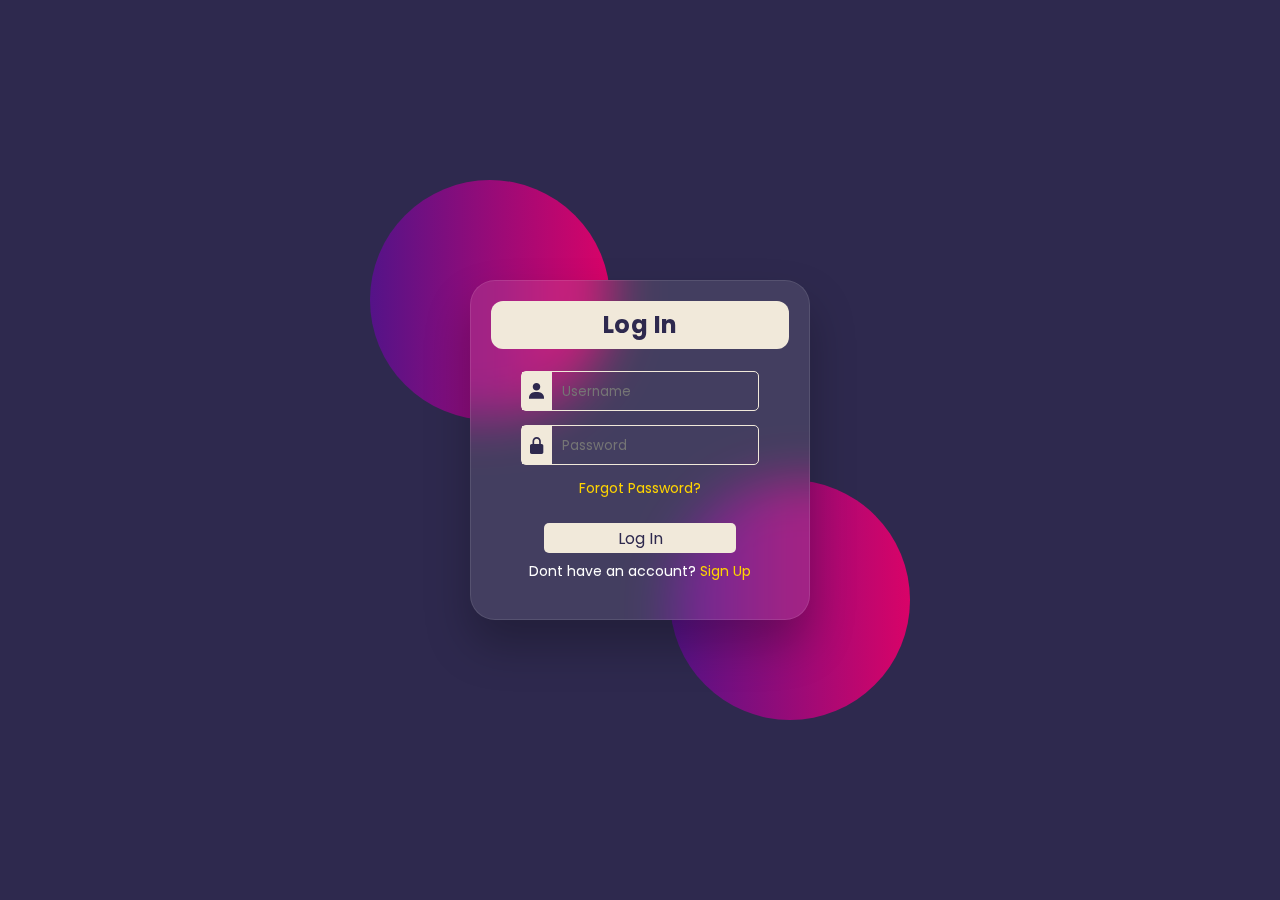
<file: assets/html/login.html>
<!DOCTYPE html>
<html lang="en">
<head>
    <meta charset="UTF-8">
    <meta name="viewport" content="width=device-width, initial-scale=1.0">
    <title>Flipping Card</title>
    <link rel="stylesheet" href="../css/login.css">
    <link href='https://unpkg.com/boxicons@2.1.4/css/boxicons.min.css' rel='stylesheet'>
</head>
<body>
    <section>
        <div class="container">
            <div class="card front">
                <div class="head">
                    <h2>Log In</h2>
                </div>
                <form action="#">
                    <div class="input">
                        <div class="logo">
                            <i class='bx bxs-user'></i>
                        </div>
                        <div class="form">
                            <input type="text" class="fill" placeholder="Username" required>
                        </div>
                    </div>
                    <div class="input">
                        <div class="logo">
                            <i class='bx bxs-lock-alt' ></i>
                        </div>
                        <div class="form">
                            <input type="text" class="fill" placeholder="Password" required>
                        </div>
                    </div>
                    <a href="#">Forgot Password?</a>
                    <div class="foot">
                        <button class="btn">Log In</button>
                        <span>Dont have an account? <a href="#">Sign Up</a></span>
                    </div>
                </form>
            </div>

            <div class="card back">
                <div class="head">
                    <h2>Sign Up</h2>
                </div>
                <form action="#">
                    <div class="top">
                        <div class="input">
                            <div class="logo">
                                <i class='bx bxs-user'></i>
                            </div>
                            <div class="form">
                                <input type="text" class="fill" placeholder="Username" required>
                            </div>
                        </div>
                        <div class="input">
                            <div class="logo">
                                <i class='bx bxs-lock-alt' ></i>
                            </div>
                            <div class="form">
                                <input type="text" class="fill" placeholder="Password" required>
                            </div>
                        </div>
                    </div>
                    <div class="foot">
                        <button class="btn">Sign Up</button>
                        <span>Already have an account? <a href="#">Log In</a></span>
                    </div>
                </form>
            </div>
        </div>
    </section>
    <script src="../js/script.js"></script>
</body>
</html>
</file>
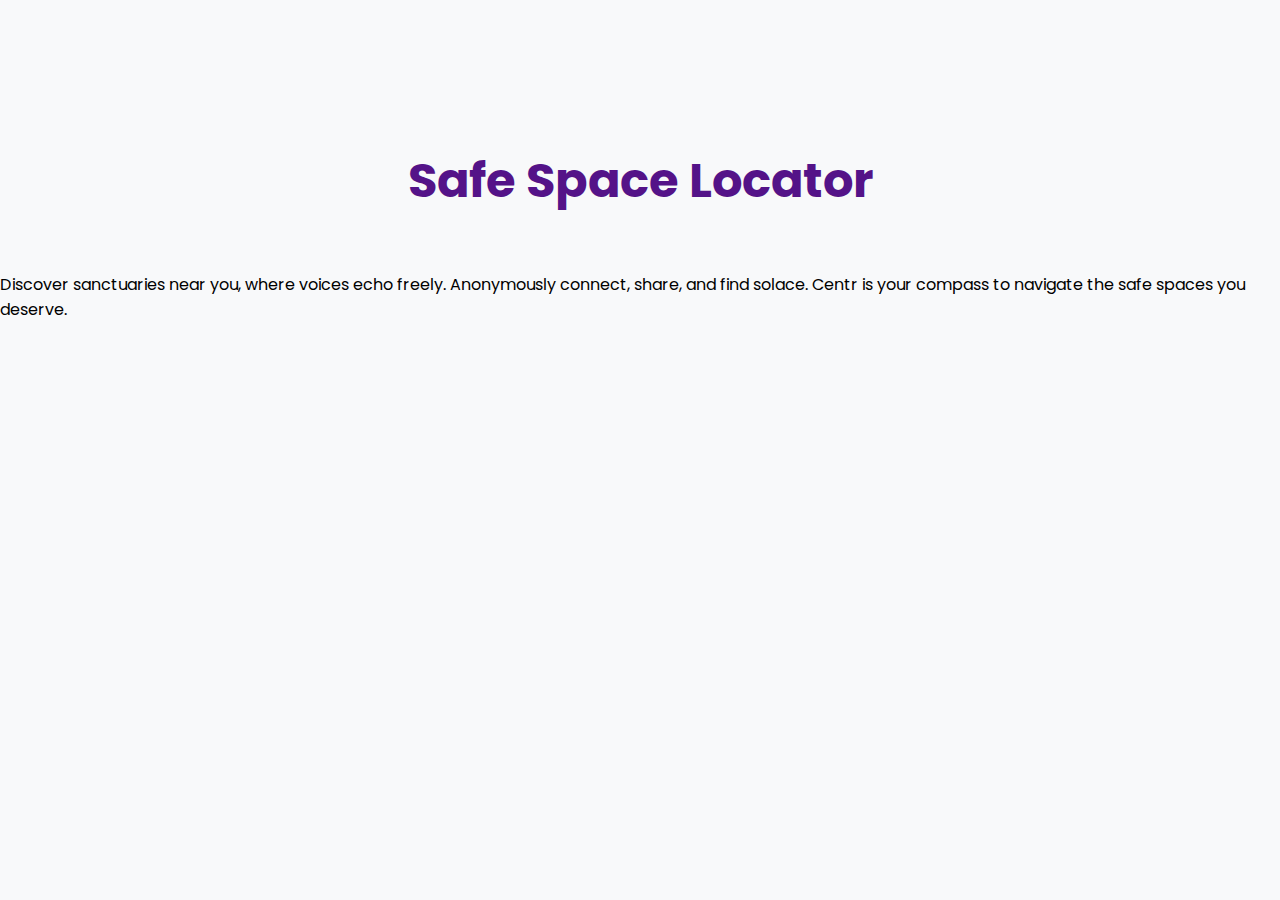
<file: assets/html/map.html>
<!DOCTYPE html>
<html lang="en">
<head>
    <meta charset="UTF-8">
    <meta name="viewport" content="width=device-width, initial-scale=1.0">
    <title>Map</title>
    <link rel="stylesheet" href="../css/map.css">
</head>
<body>
    <main>
        <section class="map">
            <h2>Safe Space Locator</h2>
            <p>Discover sanctuaries near you, where voices echo freely. Anonymously connect, share, and find solace. Centr is your compass to navigate the safe spaces you deserve.</p>
            <div class="map-container">
                <iframe src="https://www.google.com/maps/embed?pb=!1m18!1m12!1m3!1d3500.799480893245!2d77.22836297570132!3d28.66572208257239!2m3!1f0!2f0!3f0!3m2!1i1024!2i768!4f13.1!3m3!1m2!1s0x390cfd062d0d06a5%3A0xcec75601d14f2759!2sSt.%20James&#39;%20Church!5e0!3m2!1sen!2sin!4v1711900902584!5m2!1sen!2sin" width="600" height="450" style="border:0;" allowfullscreen="" loading="lazy" referrerpolicy="no-referrer-when-downgrade"></iframe>
            </div>
        </section>
    </main>
</body>
</html>
</file>
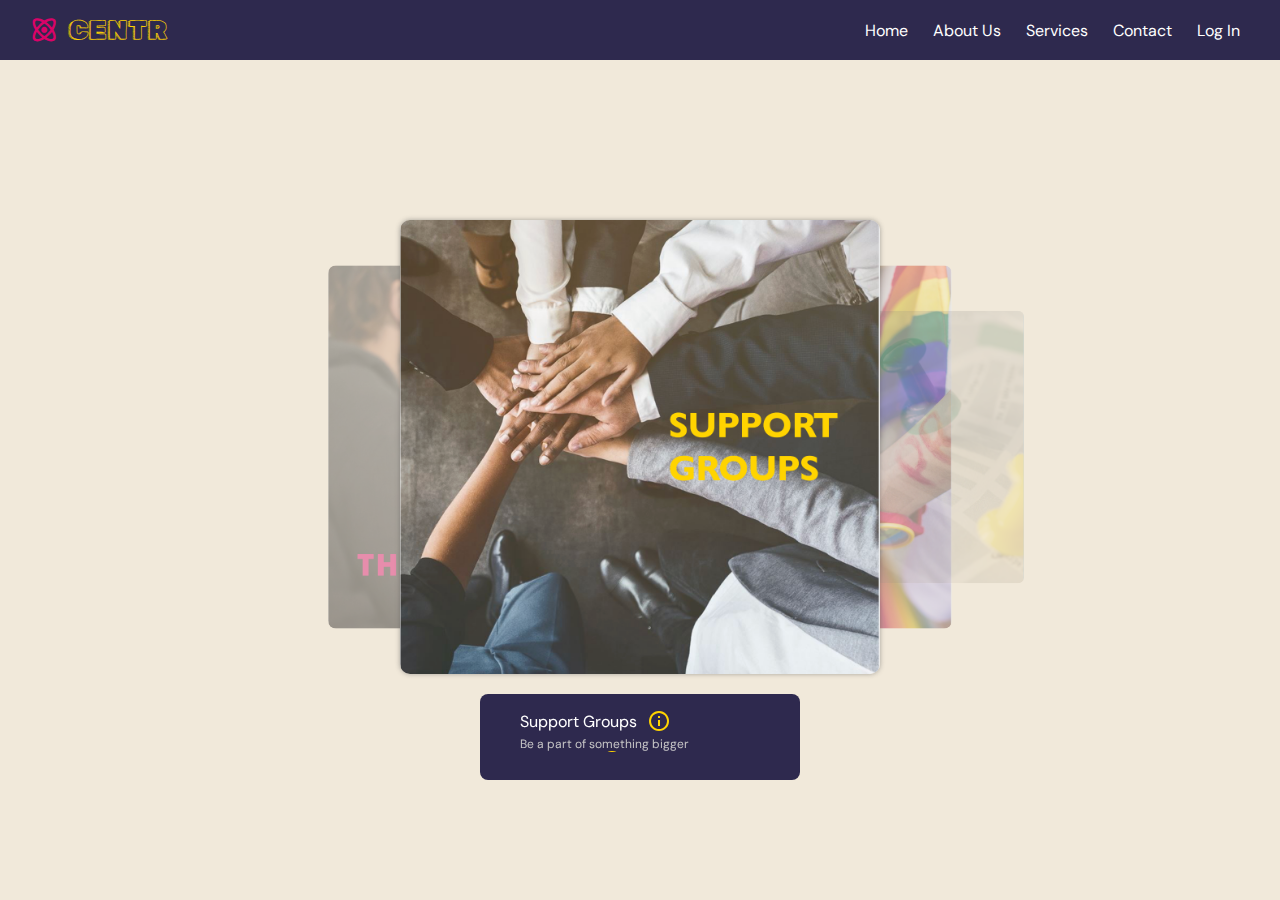
<file: assets/html/services.html>
<!DOCTYPE html>
<html lang="en">
<head>
    <meta charset="UTF-8">
    <meta name="viewport" content="width=device-width, initial-scale=1.0">
    <title>Services</title>
    <link rel="stylesheet" href="../css/services.css">
    <link href='https://unpkg.com/boxicons@2.1.4/css/boxicons.min.css' rel='stylesheet'>
</head>
<body>
    <nav>
        <div class="logo">
            <i class='bx bx-atom bx-spin' style='color:#d90368'  ></i>
            <a href="#">CENTR</a>
        </div>
        <ul>
            <li><a href="../../index.html">Home</a></li>
            <li><a href="aboutus.html">About Us</a></li>
            <li><a href="services.html">Services</a></li>
            <li><a href="#">Contact</a></li>
            <li><a href="login.html">Log In</a></li>
        </ul>
    </nav>
    <div class="container">
        <input type="radio" name="slider" id="item-1" checked>
        <input type="radio" name="slider" id="item-2">
        <input type="radio" name="slider" id="item-3">
        <input type="radio" name="slider" id="item-4">
        <div class="cards">
            <label class="card" for="item-1" id="song-1">
                <img src="../images/img1.png" alt="song">
            </label>
            <label class="card" for="item-2" id="song-2">
                <img src="../images/img2.png" alt="song">
            </label>
            <label class="card" for="item-3" id="song-3">
                <img src="../images/img3.png" alt="song">
            </label>
            <label class="card" for="item-4" id="song-4">
                <img src="../images/img4.png" alt="song">
            </label>
        </div>
        <div class="player">
            <div class="upper-part">
                <div class="info-area" id="test">
                    <label class="song-info" id="song-info-1">
                        <div class="title">Support Groups
                            <a class="play-icon">
                                <i class='bx bx-info-circle' style='color:#ffd400'  ></i>
                            </a>
                        </div>
                        <div class="sub-line">
                            <div class="subtitle">Be a part of something bigger</div>
                        </div>
                    </label>
                    <label class="song-info" id="song-info-2">
                        <div class="title">Therapist
                            <a class="play-icon">
                                <i class='bx bx-info-circle' style='color:#ffd400'  ></i>
                            </a>
                        </div>
                        <div class="sub-line">
                            <div class="subtitle">Connect with someone who understands</div>
                            
                        </div>
                    </label>
                    <label class="song-info" id="song-info-3">
                        <div class="title">Events
                            <a class="play-icon">
                                <i class='bx bx-info-circle' style='color:#ffd400'  ></i>
                            </a>
                        </div>
                        <div class="sub-line">
                            <div class="subtitle">Connect, Enjoy, Evolve</div>
                            
                        </div>
                    </label>
                    <label class="song-info" id="song-info-4">
                        <div class="title">Safe Space Locator
                            <a class="play-icon">
                                <i class='bx bx-info-circle' style='color:#ffd400'  ></i>
                            </a>
                        </div>
                        <div class="sub-line">
                            <div class="subtitle">We're here</div>
                            
                        </div>
                    </label>
                </div>
            </div>
        </div>
    </div>
</body>
</html>
</file>
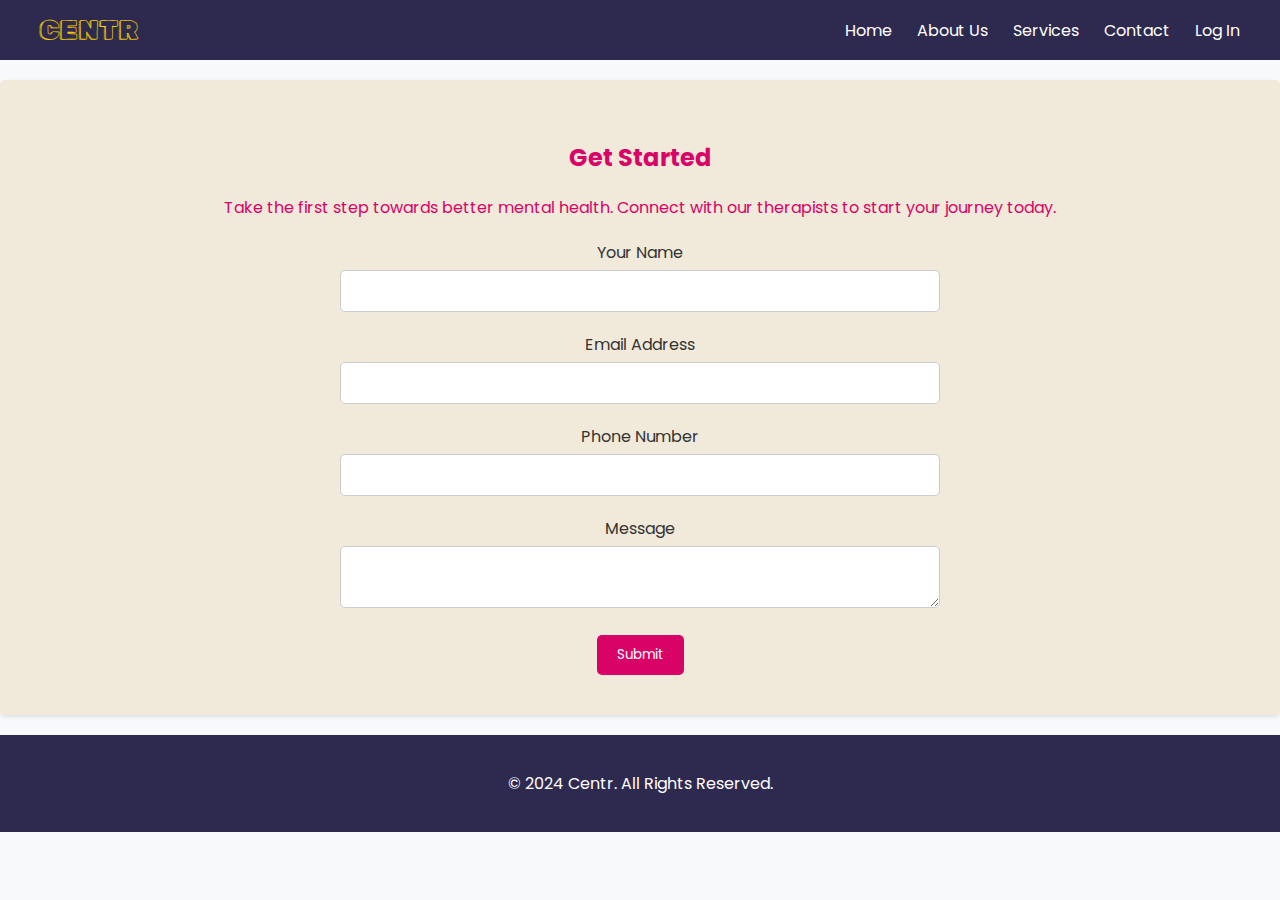
<file: assets/html/t.html>
<!DOCTYPE html>
<html lang="en">
<head>
<meta charset="UTF-8">
<meta http-equiv="X-UA-Compatible" content="IE=edge">
<meta name="viewport" content="width=device-width, initial-scale=1.0">
<title>Get Started - Therapist</title>
<link rel="stylesheet" href="../css/t.css">
</head>
<body>
    <nav>
        <div class="logo">
            <i class='bx bx-atom bx-spin' style='color:#d90368'  ></i>
            <a href="#">CENTR</a>
        </div>
        <ul>
            <li><a href="index.html">Home</a></li>
            <li><a href="assets/html/aboutus.html">About Us</a></li>
            <li><a href="assets/html/services.html">Services</a></li>
            <li><a href="#">Contact</a></li>
            <li><a href="assets/html/login.html">Log In</a></li>
        </ul>
    </nav>
        <main>
            <section class="get-started">
                
                
                <h2>Get Started</h2>
                <p>Take the first step towards better mental health. Connect with our therapists to start your journey today.</p>
                <form action="#" method="post">
                    <label for="name">Your Name</label>
                    <input type="text" id="name" name="name" required>
                    <label for="email">Email Address</label>
                    <input type="email" id="email" name="email" required>
                    <label for="phone">Phone Number</label>
                    <input type="tel" id="phone" name="phone" required>
                    <label for="message">Message</label>
                    <textarea id="message" name="message" required></textarea>
                    <button type="submit" class="btn btn-primary">Submit</button>
                </form>
                
            </section>
        </main>
        <footer>
            <p>&copy; 2024 Centr. All Rights Reserved.</p>
        </footer>
    </div>
</body>
</html>
</file>
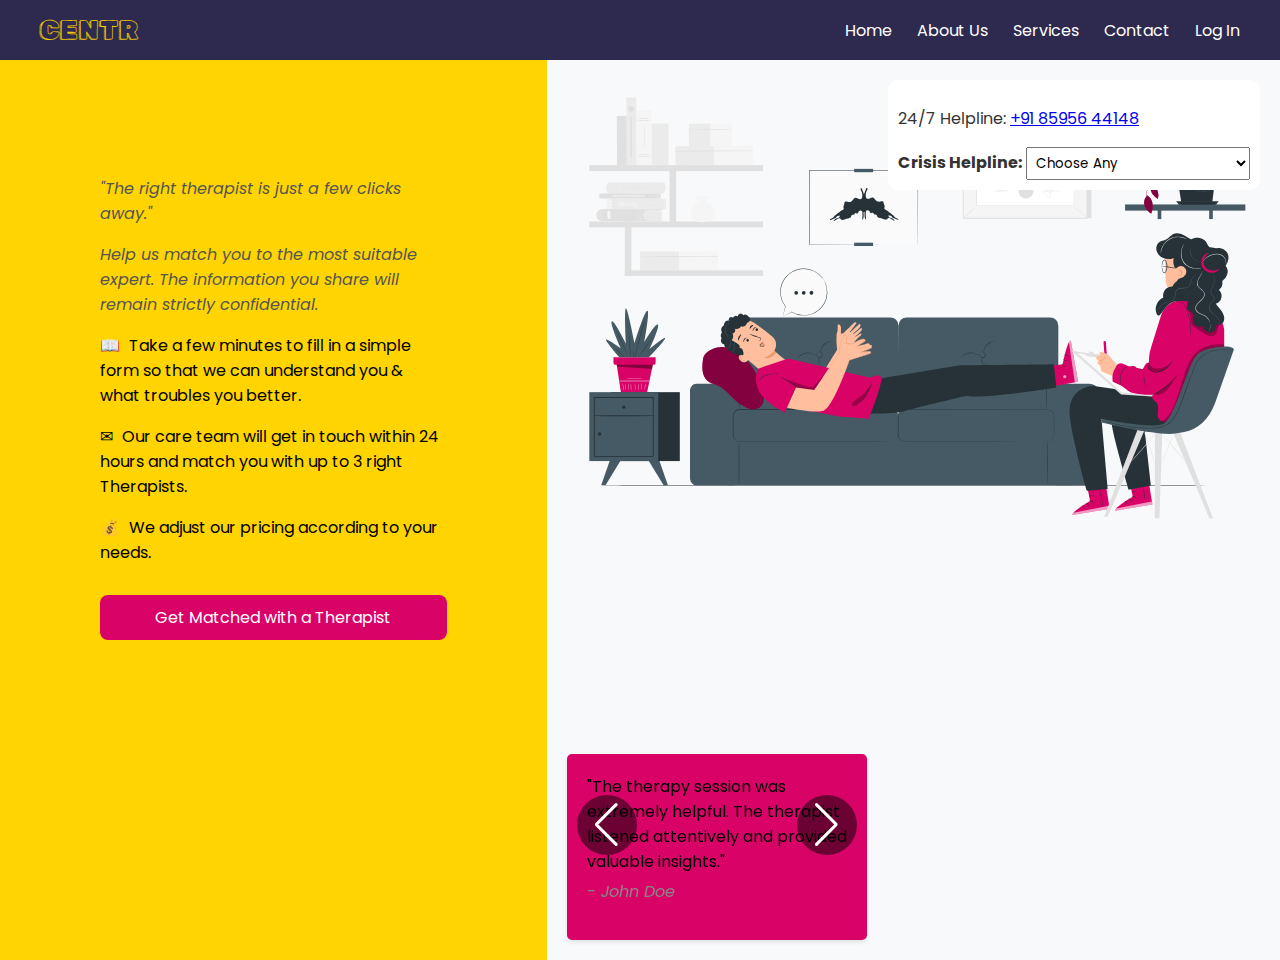
<file: assets/html/therapist.html>
<!DOCTYPE html>
<html lang="en">
<head>
<meta charset="UTF-8">
<meta name="viewport" content="width=device-width, initial-scale=1.0">
<title>Therapy Service Testimonial</title>
<link rel="stylesheet" href="https://unpkg.com/swiper/swiper-bundle.min.css">
<link rel="stylesheet" href="../css/therapist.css">
</head>
<body>
    <nav>
        <div class="logo">
            <i class='bx bx-atom bx-spin' style='color:#d90368'  ></i>
            <a href="#">CENTR</a>
        </div>
        <ul>
            <li><a href="index.html">Home</a></li>
            <li><a href="assets/html/aboutus.html">About Us</a></li>
            <li><a href="assets/html/services.html">Services</a></li>
            <li><a href="#">Contact</a></li>
            <li><a href="assets/html/login.html">Log In</a></li>
        </ul>
    </nav>
    
<main>
    <div class="left-side">
        <p class="testimonial">"The right therapist is just a few clicks away."</p>
        <p class="testimonial">Help us match you to the most suitable expert.
          
          The information you share will remain strictly confidential.</p>
        <p><span class="icon">&#128214;</span> Take a few minutes to fill in a simple form so that we can understand you & what troubles you better.</p>
        <p><span class="icon">&#9993;</span> Our care team will get in touch within 24 hours and match you with up to 3 right Therapists.</p>
        <p><span class="icon">&#128176;</span> We adjust our pricing according to your needs.</p>
        <a href="t.html" class="get-matched">Get Matched with a Therapist</a>
    </div>
    
    <div class="right-side">
        <div class="crisis-helpline">
            <p>24/7 Helpline: <a href="tel:18002738255">+91 85956 44148</a></p>
            <label for="crisis">Crisis Helpline:</label>
            <select id="crisis" name="crisis">
                <option value="">Choose Any</option>
                <option value="1-800-273-8255">Sukoon: 1-800-273-8255</option>
                <option value="1-800-784-2433">Sneha India: 1-800-784-2433</option>
                <option value="1-800-799-7233">Aasra: 1-800-799-7233</option>
            </select>
       </div>
    <div class="review-box swiper-container">
        <div class="swiper-wrapper">
            <div class="swiper-slide">
                <p class="review">"The therapy session was extremely helpful. The therapist listened attentively and provided valuable insights."</p>
                <p class="review-author">- John Doe</p>
            </div>
            <div class="swiper-slide">
                <p class="review">"I felt comfortable sharing my thoughts and emotions. The therapist was empathetic and understanding."</p>
                <p class="review-author">- Jane Smith</p>
            </div>
            <div class="swiper-slide">
                <p class="review">"The therapist helped me gain a new perspective on my challenges. I highly recommend their services."</p>
                <p class="review-author">- Michael Johnson</p>
            </div>
        </div>
        <div class="swiper-button-next"></div>
        <div class="swiper-button-prev"></div>
    </div>
</div>
</main>


<script src="https://unpkg.com/swiper/swiper-bundle.min.js"></script>
<script src="../js/therapist.js"></script>

</body>
</html>
</file>
<file: assets/css/index.css>
@import url('https://fonts.googleapis.com/css2?family=Poppins:wght@300;400;500;600&display=swap');
@import url('https://fonts.googleapis.com/css2?family=Rubik+Doodle+Shadow&display=swap');

*{
    font-family: 'Poppins', sans-serif;
    box-sizing: border-box;
}

body{
    margin: 0;
    padding: 0;
    background: #f8f9fa;
}

nav{
    margin: 0;
    width: 100%;
    height: 60px;
    background-color: #2E294E;
    color: white;
    /* padding: 10px; */
    display: flex;
    justify-content: space-between;
    align-items: center;
    /* position: fixed; */
    top: 0;
    z-index: 5;
}
.logo{
    font-size: 22px;
    letter-spacing: 1px;
    margin-left: 30px;
    display: flex;
    align-items: center;
    /* .brandname{
        height: 38px;
        width: 100px;
        background-image: url(logo.jpg);
        background-position: left center;
        background-repeat: no-repeat;
        background-size: contain;
    } */
    a{
        font-family: "Rubik Doodle Shadow", system-ui;
        font-weight: 400;
        font-size: larger;
        font-style: normal;
        text-decoration: none;
        color: #FFD400;
    }
    i{
        font-size: 28px;
        margin-right: 10px;
    }
}
nav ul{
    list-style: none;
    display: flex;
    gap: 5px;
    margin-right: 30px;
    a{
        text-decoration: none;
        color: inherit;
    }
    li{
        transition: all .3s ease;
        cursor: pointer;
        width: auto;
        padding: 10px;
        border-radius: 5px;
    }
}
nav ul li:hover{
    background-color: white;
    color: black;
}

.main{
    padding: 35px;
    display: flex;
    flex-direction: column;
    align-items: center;
    justify-content: space-evenly;
    gap: 40px;
}

.hero{
    width: 100%;
    height: 460px;
    /* background-color: #f8f9fa;
    box-shadow: 0 5px 10px rgb(0, 0, 0, 0.1); */
    display: flex;
    flex-wrap: wrap;
    align-items: center;
    justify-content: space-between;
    overflow: hidden;
}
.herotext{
    letter-spacing: 2px;
    font-size: 28px;
    margin-left: 125px;
    h1{
        font-family: "Rubik Doodle Shadow", system-ui;
        font-weight: 400;
        font-size: 120px;
        font-style: normal;
        color: #541388;
        margin: 0;
    }
    h3{
        font-size: 18px;
        margin: 0;
        color: #2E294E;
        text-wrap: wrap;
    }
}
.heroimg{
    width: 50%;
    max-width: 700px;
    height: 90%;
    max-height: 600px;
    background-image: url('../images/hero2.svg');
    background-position: center;
    background-repeat: no-repeat;
    background-size: contain;
    
}

.menu{
    width: 100%;
    padding: 20px 0;
    text-align: center;
    display: flex;
    justify-content: space-evenly;
    a{
        outline: none;
        text-decoration: none;
        border: none;
        cursor: pointer;
        padding: 15px;
        font-size: 16px;
        font-weight: bold;
        border-radius: 5px;
        color: white;
    }
}
#btn1{
    background-color: #FFD400;
}
#btn2{
    background-color: #D90368;
}
#btn3{
    background-color: #541388;
}
#btn4{
    background-color: #2E294E;
}

.break{
    height: 10px;
    width: 100%;
    display: flex;
    align-items: center;
    justify-content: center;
    gap: 10px;
}
.circle{
    height: 10px;
    width: 10px;
    border-radius: 50%;
    background-color: #2E294E;
    opacity: 0.7;
}

.message{
    width: 80%;
    text-align: center;
    font-size: 24px;
    color: gray;
}

.highlight{
    display: flex;
    flex-direction: column;
    align-items: center;
    justify-content: space-evenly;
    padding: 10px;
    gap: 30px;
}

.feature{
    width: 80%;
    height: 260px;
    padding: 10px;
    border-radius: 25px;
    box-shadow: 0 5px 10px rgb(0, 0, 0, 0.1);
    display: flex;
    justify-content: space-evenly;
    flex-wrap: wrap;
    h3{
        font-weight: bold;
        font-family: "Rubik Doodle Shadow", system-ui;
        font-size: 28px;
    }
    p{
        color: #2E294E;
        opacity: 0.8;
    }
}

.ftinfo{
    margin-left: 40px;
    width: 50%;
    a{
        text-decoration: none;
    }
    
}

#picture1{
    height: 80%;
    width: 30%;
    background-image: url('../images/p1.svg');
    background-size: contain;
    background-repeat: no-repeat;
}
#picture2{
    height: 80%;
    width: 30%;
    background-image: url('../images/p2.svg');
    background-size: contain;
    background-repeat: no-repeat;
}
#picture3{
    height: 80%;
    width: 30%;
    background-image: url('../images/p3.svg');
    background-size: contain;
    background-repeat: no-repeat;
}
#picture4{
    height: 80%;
    width: 30%;
    background-image: url('../images/p4.svg');
    background-size: contain;
    background-repeat: no-repeat;
}

.comingsoon{
    display: flex;
    align-items: center;
    flex-direction: column;
    justify-content: space-evenly;
    padding: 10px;
    gap: 30px;

    h4{
        height: 30px;
        font-weight: bold;
        font-family: "Rubik Doodle Shadow", system-ui;
        font-size: 46px;
        text-align: center;
        color: #D90368;
        white-space: nowrap;
        margin: 0;
    }
}

.csbottom{
    display: flex;
    align-items: center;
    justify-content: space-evenly;
    padding: 10px;
    gap: 30px;
    flex-wrap: wrap;
}

.comingsoon .feature{
    height: 320px;
    width: 315px;
    padding: 20px;
    text-align: center;
    h3{
        color: #541388;
    }
}

hr{
    color: gray;
    width: 100%;
}

.cta{
    display: flex;
    align-items: center;
    justify-content: center;
    flex-direction: column;
    gap: 5px;
    button{
        border: none;
        background-color: #FFD400;
        color: #2E294E;
        font-weight: bold;
        font-size: 24px;
        border-radius: 5px;
        padding: 10px 15px;
        box-shadow: 0 5px 10px rgb(0, 0, 0, 0.1);
        a{
            text-decoration: none;
            color: #2E294E;
        }
    }
    a{
        text-decoration: none;
        color: #541388;
        font-size: 16px;
    }
}

footer{
    bottom: 0;
    left: 0;
    right: 0;
    height: 120px;
    background-color: #2E294E;
    color: #f8f9fa;
    display: flex;
    flex-direction: column;
    align-items: center;
    justify-content: center;
    text-align: center;
}
.socials{
    display: flex;
    align-items: center;
    justify-content: center;
    margin-top: 5px;
    gap: 20px;
    i{
        font-size: 36px;
    }
}
</file>
<file: centr code/index.css>
@import url('https://fonts.googleapis.com/css2?family=Poppins:wght@300;400;500;600&display=swap');
@import url('https://fonts.googleapis.com/css2?family=Rubik+Doodle+Shadow&display=swap');

*{
    font-family: 'Poppins', sans-serif;
    box-sizing: border-box;
}

body{
    margin: 0;
    padding: 0;
    background: #f8f9fa;
}

nav{
    margin: 0;
    width: 100%;
    height: 60px;
    background-color: #2E294E;
    color: white;
    /* padding: 10px; */
    display: flex;
    justify-content: space-between;
    align-items: center;
    /* position: fixed; */
    top: 0;
    z-index: 5;
}
.logo{
    font-size: 22px;
    letter-spacing: 1px;
    margin-left: 30px;
    display: flex;
    align-items: center;
    /* .brandname{
        height: 38px;
        width: 100px;
        background-image: url(logo.jpg);
        background-position: left center;
        background-repeat: no-repeat;
        background-size: contain;
    } */
    a{
        font-family: "Rubik Doodle Shadow", system-ui;
        font-weight: 400;
        font-size: larger;
        font-style: normal;
        text-decoration: none;
        color: #FFD400;
    }
    i{
        font-size: 28px;
        margin-right: 10px;
    }
}
nav ul{
    list-style: none;
    display: flex;
    gap: 5px;
    margin-right: 30px;
    a{
        text-decoration: none;
        color: inherit;
    }
    li{
        transition: all .3s ease;
        cursor: pointer;
        width: auto;
        padding: 10px;
        border-radius: 5px;
    }
}
nav ul li:hover{
    background-color: white;
    color: black;
}

.main{
    padding: 35px;
    display: flex;
    flex-direction: column;
    align-items: center;
    justify-content: space-evenly;
    gap: 40px;
}

.hero{
    width: 100%;
    height: 460px;
    /* background-color: #f8f9fa;
    box-shadow: 0 5px 10px rgb(0, 0, 0, 0.1); */
    display: flex;
    flex-wrap: wrap;
    align-items: center;
    justify-content: space-between;
    overflow: hidden;
}
.herotext{
    letter-spacing: 2px;
    font-size: 28px;
    margin-left: 125px;
    h1{
        font-family: "Rubik Doodle Shadow", system-ui;
        font-weight: 400;
        font-size: 120px;
        font-style: normal;
        color: #541388;
        margin: 0;
    }
    h3{
        font-size: 18px;
        margin: 0;
        color: #2E294E;
        text-wrap: wrap;
    }
}
.heroimg{
    width: 50%;
    max-width: 700px;
    height: 90%;
    max-height: 600px;
    background-image: url(hero2.svg);
    background-position: center;
    background-repeat: no-repeat;
    background-size: contain;
}

.menu{
    width: 100%;
    padding: 20px 0;
    text-align: center;
    display: flex;
    justify-content: space-evenly;
    button{
        outline: none;
        border: none;
        cursor: pointer;
        padding: 15px;
        font-size: 16px;
        font-weight: bold;
        border-radius: 5px;
        color: white;
    }
}
#btn1{
    background-color: #FFD400;
}
#btn2{
    background-color: #D90368;
}
#btn3{
    background-color: #541388;
}
#btn4{
    background-color: #2E294E;
}

.break{
    height: 10px;
    width: 100%;
    display: flex;
    align-items: center;
    justify-content: center;
    gap: 10px;
}
.circle{
    height: 10px;
    width: 10px;
    border-radius: 50%;
    background-color: #2E294E;
    opacity: 0.7;
}

.message{
    width: 80%;
    text-align: center;
    font-size: 24px;
    color: gray;
}

.highlight{
    display: flex;
    flex-direction: column;
    align-items: center;
    justify-content: space-evenly;
    padding: 10px;
    gap: 30px;
}

.feature{
    width: 80%;
    height: 260px;
    padding: 10px;
    border-radius: 25px;
    box-shadow: 0 5px 10px rgb(0, 0, 0, 0.1);
    display: flex;
    justify-content: space-evenly;
    flex-wrap: wrap;
    h3{
        font-weight: bold;
        font-family: "Rubik Doodle Shadow", system-ui;
        font-size: 28px;
    }
    p{
        color: #2E294E;
        opacity: 0.8;
    }
}

.ftinfo{
    margin-left: 40px;
    width: 50%;
    a{
        text-decoration: none;
    }
    
}

#picture1{
    height: 80%;
    width: 30%;
    background-image: url(p1.svg);
    background-size: contain;
    background-repeat: no-repeat;
}
#picture2{
    height: 80%;
    width: 30%;
    background-image: url(p2.svg);
    background-size: contain;
    background-repeat: no-repeat;
}
#picture3{
    height: 80%;
    width: 30%;
    background-image: url(p3.svg);
    background-size: contain;
    background-repeat: no-repeat;
}
#picture4{
    height: 80%;
    width: 30%;
    background-image: url(p4.svg);
    background-size: contain;
    background-repeat: no-repeat;
}

.comingsoon{
    display: flex;
    align-items: center;
    flex-direction: column;
    justify-content: space-evenly;
    padding: 10px;
    gap: 30px;

    h4{
        height: 30px;
        font-weight: bold;
        font-family: "Rubik Doodle Shadow", system-ui;
        font-size: 46px;
        text-align: center;
        color: #D90368;
        white-space: nowrap;
        margin: 0;
    }
}

.csbottom{
    display: flex;
    align-items: center;
    justify-content: space-evenly;
    padding: 10px;
    gap: 30px;
    flex-wrap: wrap;
}

.comingsoon .feature{
    height: 320px;
    width: 315px;
    padding: 20px;
    text-align: center;
    h3{
        color: #541388;
    }
}

hr{
    color: gray;
    width: 100%;
}

.cta{
    display: flex;
    align-items: center;
    justify-content: center;
    flex-direction: column;
    gap: 5px;
    button{
        border: none;
        background-color: #FFD400;
        color: #2E294E;
        font-weight: bold;
        font-size: 24px;
        border-radius: 5px;
        padding: 10px 15px;
        box-shadow: 0 5px 10px rgb(0, 0, 0, 0.1);
        a{
            text-decoration: none;
            color: #2E294E;
        }
    }
    a{
        text-decoration: none;
        color: #541388;
        font-size: 16px;
    }
}

footer{
    bottom: 0;
    left: 0;
    right: 0;
    height: 120px;
    background-color: #2E294E;
    color: #f8f9fa;
    display: flex;
    flex-direction: column;
    align-items: center;
    justify-content: center;
    text-align: center;
}
.socials{
    display: flex;
    align-items: center;
    justify-content: center;
    margin-top: 5px;
    gap: 20px;
    i{
        font-size: 36px;
    }
}
</file>
<file: centr code/aboutus.css>
@import url('https://fonts.googleapis.com/css2?family=Poppins:wght@300;400;500;600&display=swap');
  @import url('https://fonts.googleapis.com/css2?family=Rubik+Doodle+Shadow&display=swap');

*{
    font-family: 'Poppins', sans-serif;
    box-sizing: border-box;
}

nav{
    margin: 0;
    width: 100%;
    height: 60px;
    background-color: #2E294E;
    color: white;
    /* padding: 10px; */
    display: flex;
    justify-content: space-between;
    align-items: center;
    position: fixed;
    top: 0;
    z-index: 5;
}
.logo{
    font-size: 22px;
    letter-spacing: 1px;
    margin-left: 30px;
    display: flex;
    align-items: center;
    a{
        font-family: "Rubik Doodle Shadow", system-ui;
        font-weight: 400;
        font-size: larger;
        font-style: normal;
        text-decoration: none;
        color: #FFD400;
    }
    i{
        font-size: 28px;
        margin-right: 10px;
    }
}
nav ul{
    list-style: none;
    display: flex;
    gap: 5px;
    margin-right: 30px;
    a{
        text-decoration: none;
        color: inherit;
    }
    li{
        transition: all .3s ease;
        cursor: pointer;
        width: auto;
        padding: 10px;
        border-radius: 5px;
    }
}
nav ul li:hover{
    background-color: white;
    color: black;
}

body{
    padding-top: 60px;
    /* height: 100vh; */
    display: flex;
    flex-direction: column;
    align-items: center;
    justify-content: space-evenly;
    background-color: #F1E9DA;
}

.main{
    width: 95%;
    display: flex;
    flex-direction: column;
    align-items: center;
    justify-content: flex-start;
    gap: 30px;
    margin-bottom: 40px;
}
.intro{
    width: 80%;
    text-align: center;
}

.developers{
    max-width: 100%;
    display: flex;
    flex-wrap: wrap;
    justify-content: space-evenly;
    align-items: center;
    gap: 20px;
}
.profilecard{
    width: 80%;
    max-width: 400px;
    padding: 2rem;
    background-color: white;
    box-shadow: 0 5px 10px rgb(0, 0, 0, 0.1);
    border-radius: 20px;
    display: flex;
    flex-direction: column;
    align-items: center;
    text-align: center;
    position: relative;
}
.profilecard::before{
    content: '';
    position: absolute;
    height: 35%;
    width: 100%;
    top: 0;
    background-color: #541388;
    border-radius: 20px 20px 0 0;
}
.img{
    width: 150px;
    height: 150px;
    border-radius: 50%;
    background-color: #541388;
    position: relative;
    padding: 3px;
}
.pfp{
    width: 100%;
    height: 100%;
    border: 3px solid white;
    border-radius: 50% ;
    object-fit: cover;
}
.info{
    display: flex;
    flex-direction: column;
    margin-top: 1rem;
}
.info .name{
    font-size: 22px;
    font-weight: 500;
}
.info .job{
    color: grey;
    font-size: 15px;
    font-weight: 400;
}
.socials{
    width: 60%;
    min-width: 180px;
    margin-top: 1rem;
    display: flex;
    justify-content: space-between;
    align-items: center;
    a{
        text-decoration: none;
    }
}
.link{
    color: white;
    height: 35px;
    width: 35px;
    border-radius: 50%;
    display: flex;
    justify-content: center;
    align-items: center;
}
.buttons{
    width: 95%;
    min-width: 290px;
    display: flex;
    justify-content: space-evenly;
    align-items: center;
    margin-top: 1rem;
    button{
        cursor: pointer;
        background-color: #541388;
        color: white;
        font-size: 18px;
        width: 130px;
        border-radius: 15px;
        border: none;
    }
}
.analytics{
    display: flex;
    justify-content: space-between;
    align-items: center;
    margin-top: 1rem;
    width: 60%;
    i{
        cursor: pointer;
    }
    .num{
        color: rgb(84, 84, 84);
    }
}
</file>
<file: centr code/login.css>
@import url('https://fonts.googleapis.com/css2?family=Poppins:wght@300;400;500;600&display=swap');

* {
    font-family: 'Poppins', sans-serif;
    box-sizing: border-box;
    margin: 0;
    padding: 0;
}

section {
    height: 100vh;
    width: 100%;
    background-color: #2E294E;
    display: flex;
    align-items: center;
    justify-content: center;
    position: relative;
    color: white;
}

section::before {
    content:"";
    position: absolute;
    height: 240px;
    width: 240px;
    border-radius: 50%;
    transform: translate(-150px,-150px);
    background: linear-gradient(90deg, #541388, #D90368);
}

section::after {
    content:"";
    position: absolute;
    height: 240px;
    width: 240px;
    border-radius: 50%;
    background: linear-gradient(90deg, #541388, #D90368);
    transform: translate(150px,150px);
}

.container {
    height: 340px;
    width: 340px;
    position: relative;
    z-index: 100;
    transition: 0.6s;
    transform-style: preserve-3d;
    perspective: 1000px;
}

/* .container:hover {
    cursor: pointer;
    transform: rotateY(180deg);
} */

.container .card {
    height: 100%;
    width: 100%;
    background-color: rgba(255, 255, 255, 0.1);
    border-radius: 25px;
    border: 1px solid rgba(255, 255, 255, 0.1);
    box-shadow: 0 25px 45px rgba(0, 0, 0, 0.25);
    backdrop-filter: blur(25px);
    padding: 20px;
    position: absolute;
    backface-visibility: hidden;
    display: flex;
    flex-direction: column;
    align-items: center;
    justify-content: center;
}

.container.flipped {
    transform: rotateY(180deg);
}

.card.back {
    transform: rotateY(180deg);
    padding: 15px 25px 25px 25px;
    h6 {
        font-size: 8px;
        font-weight: lighter;
    }
}

.head {
    width: 100%;
    height: 50px;
    border-radius: 12px;
    background-color: #F1E9DA;
    color: #2E294E;
    display: flex;
    justify-content: center;
    align-items: center;
    letter-spacing: 0.5px;
}

form {
    padding-top: 15px;
    width: 80%;
    height: 260px;
    display: flex;
    flex-direction: column;
    justify-content: space-around;
    align-items: center;
    a{
        font-size: 14px;
        text-decoration: none;
        color: #FFD400;
    }
}

.input {
    width: 100%;
    height: 40px;
    border: 1px solid #F1E9DA;
    border-radius: 5px;
    display: flex;
    align-items: center;
}

.logo {
    height: 100%;
    width: 40px;
    background-color: #F1E9DA;
    display: flex;
    justify-content: center;
    align-items: center;
    margin-right: 10px;
    i {
        font-size: 20px;
        color: #2E294E;
    }
}

.form input {
    background-color: transparent;
    color: white;
    border: none;
    outline: none;
    width: 100%;
}

.foot {
    width: 260px;
    height: fit-content;
    padding: 10px;
    display: flex;
    flex-direction: column;
    justify-content: space-between;
    align-items: center;
    font-size: 14px;
    a{
        color: #FFD400;
    }
}

.btn {
    cursor: pointer;
    margin-bottom: 8px;
    width: 80%;
    height: 30px;
    border: none;
    border-radius: 5px;
    background-color: #F1E9DA;
    color: #2E294E;
    font-size: 16px;
}

.back form{
    justify-content: space-evenly;
}
.back .top{
    height: 90px;
    display: flex;
    flex-direction: column;
    justify-content: space-between;
}
</file>
<file: centr code/services.css>
@import url("https://fonts.googleapis.com/css?family=DM+Sans:400,500,700&display=swap");
@import url('https://fonts.googleapis.com/css2?family=Rubik+Doodle+Shadow&display=swap');

* {
  box-sizing: border-box;
}

body {
  margin: 0;
  padding: 0;
  width: 100%;
  height: 100vh;
}

nav{
  margin: 0;
  width: 100%;
  height: 60px;
  background-color: #2E294E;
  color: white;
  /* padding: 10px; */
  display: flex;
  justify-content: space-between;
  align-items: center;
  position: fixed;
  top: 0;
  z-index: 5;
}
.logo{
  font-size: 22px;
  letter-spacing: 1px;
  margin-left: 30px;
  display: flex;
  align-items: center;
  a{
    font-family: "Rubik Doodle Shadow", system-ui;
    font-weight: 400;
    font-size: larger;
    font-style: normal;
    text-decoration: none;
    color: #FFD400;
}
  i{
      font-size: 28px;
      margin-right: 10px;
  }
}
nav ul{
  list-style: none;
  display: flex;
  gap: 5px;
  margin-right: 30px;
  a{
      text-decoration: none;
      color: inherit;
  }
  li{
      transition: all .3s ease;
      cursor: pointer;
      width: auto;
      padding: 10px;
      border-radius: 5px;
  }
}
nav ul li:hover{
  background-color: white;
  color: black;
}

body {
  display: flex;
  align-items: center;
  justify-content: center;
  padding: 30px 10px;
  font-family: 'DM Sans', sans-serif;
  transition: background .4s ease-in;
  background-color: #F1E9DA;
}

input[type=radio] {
  display: none;
}

.card {
  position: absolute;
  width: 60%;
  height: 100%;
  left: 0;
  right: 0;
  margin: auto;
  transition: transform .4s ease;
  cursor: pointer;
}

.container {
  width: 100%;
  max-width: 800px;
  max-height: 600px;
  height: 100%;
  margin-top: 140px;
  /* margin-bottom: 100px; */
  transform-style: preserve-3d;
  display: flex;
  justify-content: center;
  flex-direction: column;
  align-items: center;
}

.cards {
  position: relative;
  width: 100%;
  height: 100%;
  margin-bottom: 20px;
}

img {
  width: 100%;
  height: 100%;
  border-radius: 10px;
  object-fit: cover;
}

#item-1:checked ~ .cards #song-1,
#item-2:checked ~ .cards #song-2,
#item-3:checked ~ .cards #song-3,
#item-4:checked ~ .cards #song-4 {
  transform: translateX(0) scale(1);
  opacity: 1;
  z-index: 1;
  img {
    box-shadow: 0px 0px 5px 0px rgba(81, 81, 81, 0.47);
  }
}

#item-1:checked ~ .cards #song-2,
#item-2:checked ~ .cards #song-3,
#item-3:checked ~ .cards #song-4,
#item-4:checked ~ .cards #song-1 {
  transform: translateX(-25%) scale(0.8);
  opacity: 0.4;
  z-index: 0;
}

#item-1:checked ~ .cards #song-3,
#item-2:checked ~ .cards #song-4,
#item-3:checked ~ .cards #song-1,
#item-4:checked ~ .cards #song-2 {
  transform: translateX(25%) scale(0.8);
  opacity: 0.4;
  z-index: 0;
}

#item-1:checked ~ .cards #song-4,
#item-2:checked ~ .cards #song-1,
#item-3:checked ~ .cards #song-2,
#item-4:checked ~ .cards #song-3 {
  transform: translateX(50%) scale(0.6);
  opacity: 0.2;
  z-index: 0;
}

.player {
  background-color: #2E294E;
  border-radius: 8px;
  min-width: 320px;
  padding: 16px 10px;
  margin-bottom: 40px;
}

.title{
    display: flex;
}

.upper-part {
  position: relative;
  display: flex;
  align-items: center;
  margin-bottom: 12px;
  height: 42px;
  overflow: hidden;
}

.play-icon {
    font-size: 24px;
    margin-left: 10px;
}

.song-info {
  width: 100%;
  height: 40px;
  display: block;
}

.song-info .title {
  color: #fff;
  font-size: 16px;
  line-height: 24px;
}

.sub-line {
  display: flex;
  justify-content: space-between;
  width: 100%;
  height: 16px;
  /* margin-bottom: 3px; */
}

.subtitle, .time {
  font-size: 12px;
  color: #c6c5c6;
}

.time {
  font-size: 12px;
  color: #a5a5a5;
  font-weight: 500;
  margin-left: auto;
}

.info-area {
  width: 100%;
  position: absolute;
  top: 0;
  left: 30px;
  transition: transform .4s ease-in;
}

#item-1:checked ~ .player #test {
    transform: translateY(0px);
}
#item-2:checked ~ .player #test {
  transform: translateY(-40px);
}

#item-3:checked ~ .player #test {
  transform: translateY(-80px)
}

#item-4:checked ~ .player #test {
    transform: translateY(-120px)
  }
</file>
<file: assets/css/aboutus.css>
@import url('https://fonts.googleapis.com/css2?family=Poppins:wght@300;400;500;600&display=swap');
  @import url('https://fonts.googleapis.com/css2?family=Rubik+Doodle+Shadow&display=swap');

*{
    font-family: 'Poppins', sans-serif;
    box-sizing: border-box;
}

nav{
    margin: 0;
    width: 100%;
    height: 60px;
    background-color: #2E294E;
    color: white;
    /* padding: 10px; */
    display: flex;
    justify-content: space-between;
    align-items: center;
    position: fixed;
    top: 0;
    z-index: 5;
}
.logo{
    font-size: 22px;
    letter-spacing: 1px;
    margin-left: 30px;
    display: flex;
    align-items: center;
    a{
        font-family: "Rubik Doodle Shadow", system-ui;
        font-weight: 400;
        font-size: larger;
        font-style: normal;
        text-decoration: none;
        color: #FFD400;
    }
    i{
        font-size: 28px;
        margin-right: 10px;
    }
}
nav ul{
    list-style: none;
    display: flex;
    gap: 5px;
    margin-right: 30px;
    a{
        text-decoration: none;
        color: inherit;
    }
    li{
        transition: all .3s ease;
        cursor: pointer;
        width: auto;
        padding: 10px;
        border-radius: 5px;
    }
}
nav ul li:hover{
    background-color: white;
    color: black;
}

body{
    padding-top: 60px;
    /* height: 100vh; */
    display: flex;
    flex-direction: column;
    align-items: center;
    justify-content: space-evenly;
    background-color: #F1E9DA;
}

.main{
    width: 95%;
    display: flex;
    flex-direction: column;
    align-items: center;
    justify-content: flex-start;
    gap: 30px;
    margin-bottom: 40px;
}
.intro{
    width: 80%;
    text-align: center;
}

.developers{
    max-width: 100%;
    display: flex;
    flex-wrap: wrap;
    justify-content: space-evenly;
    align-items: center;
    gap: 20px;
}
.profilecard{
    width: 80%;
    max-width: 400px;
    padding: 2rem;
    background-color: white;
    box-shadow: 0 5px 10px rgb(0, 0, 0, 0.1);
    border-radius: 20px;
    display: flex;
    flex-direction: column;
    align-items: center;
    text-align: center;
    position: relative;
}
.profilecard::before{
    content: '';
    position: absolute;
    height: 35%;
    width: 100%;
    top: 0;
    background-color: #541388;
    border-radius: 20px 20px 0 0;
}
.img{
    width: 150px;
    height: 150px;
    border-radius: 50%;
    background-color: #541388;
    position: relative;
    padding: 3px;
}
.pfp{
    width: 100%;
    height: 100%;
    border: 3px solid white;
    border-radius: 50% ;
    object-fit: cover;
}
.info{
    display: flex;
    flex-direction: column;
    margin-top: 1rem;
}
.info .name{
    font-size: 22px;
    font-weight: 500;
}
.info .job{
    color: grey;
    font-size: 15px;
    font-weight: 400;
}
.socials{
    width: 60%;
    min-width: 180px;
    margin-top: 1rem;
    display: flex;
    justify-content: space-between;
    align-items: center;
    a{
        text-decoration: none;
    }
}
.link{
    color: white;
    height: 35px;
    width: 35px;
    border-radius: 50%;
    display: flex;
    justify-content: center;
    align-items: center;
}
.buttons{
    width: 95%;
    min-width: 290px;
    display: flex;
    justify-content: space-evenly;
    align-items: center;
    margin-top: 1rem;
    button{
        cursor: pointer;
        background-color: #541388;
        color: white;
        font-size: 18px;
        width: 130px;
        border-radius: 15px;
        border: none;
    }
}
.analytics{
    display: flex;
    justify-content: space-between;
    align-items: center;
    margin-top: 1rem;
    width: 60%;
    i{
        cursor: pointer;
    }
    .num{
        color: rgb(84, 84, 84);
    }
}
</file>
<file: assets/css/group.css>
@import url('https://fonts.googleapis.com/css2?family=Poppins:wght@300;400;500;600&display=swap');
@import url('https://fonts.googleapis.com/css2?family=Rubik+Doodle+Shadow&display=swap');

*,
*::before,
*::after {

    margin: 0;

    padding: 0;

    box-sizing: border-box;

}

*{
    font-family: 'Poppins', sans-serif;
    box-sizing: border-box;
}

body{
    margin: 0;
    padding: 0;
    background: #f8f9fa;
}

nav{
    margin: 0;
    width: 100%;
    height: 60px;
    background-color: #2E294E;
    color: white;
    /* padding: 10px; */
    display: flex;
    justify-content: space-between;
    align-items: center;
    /* position: fixed; */
    top: 0;
    z-index: 5;
}
.logo{
    font-size: 22px;
    letter-spacing: 1px;
    margin-left: 30px;
    display: flex;
    align-items: center;
    /* .brandname{
        height: 38px;
        width: 100px;
        background-image: url(logo.jpg);
        background-position: left center;
        background-repeat: no-repeat;
        background-size: contain;
    } */
    a{
        font-family: "Rubik Doodle Shadow", system-ui;
        font-weight: 400;
        font-size: larger;
        font-style: normal;
        text-decoration: none;
        color: #FFD400;
    }
    i{
        font-size: 28px;
        margin-right: 10px;
    }
}
nav ul{
    list-style: none;
    display: flex;
    gap: 5px;
    margin-right: 30px;
    a{
        text-decoration: none;
        color: inherit;
    }
    li{
        transition: all .3s ease;
        cursor: pointer;
        width: auto;
        padding: 10px;
        border-radius: 5px;
    }
}
nav ul li:hover{
    background-color: white;
    color: black;
}

.main{
    padding: 35px;
    display: flex;
    flex-direction: column;
    align-items: center;
    justify-content: space-evenly;
    gap: 40px;
}


h1 {

    text-align: center;

    margin-top: 50px;

    color: #2E294E;

}

h3>a{
    color: #f8f9fa;
    text-decoration: none;
}


img {

    width: 100%;

    height: 100%;

    display: block;

}



.container {

    width: 100%;

    width: 900px;

    height: 400px;

    display: flex;

    gap: 10px;

    margin-inline: 50px;

}



.card {

    min-width: 70px;

    height: 100%;

    border-radius: 30px;

    overflow: hidden;

    display: flex;

    align-items: flex-end;

    flex-grow: 1;

    cursor: pointer;

    position: relative;

    transition: 0.5s cubic-bezier(0.455, 0.03, 0.515, 0.955);

    --transition-timing: 0.25s;

}



.card.active {

    flex-grow: 100;

}



.card > .background {

    position: absolute;

    inset: 0;

    object-fit: cover;

    object-position: left;

    filter: brightness(0.8);

    z-index: -1;

    transition: var(--transition-timing) ease;

}



.card.active > .background {

    filter: brightness(1) grayscale(0);

}



.card > .card-content {

    display: flex;

    align-items: center;

    position: absolute;

    left: 10px;

    right: 10px;

    bottom: 20px;

    overflow: hidden;

    transition: var(--transition-timing);

    z-index: 10;

}



.card.active > .card-content {

    inset: 20px;

    top: auto;

}



.card-content * {

    transition: var(--transition-timing);

}



.card-content > .profile-image {

    min-width: 50px;

    max-width: 50px;

    height: 50px;

    border: 1px solid white;

    display: flex;

    justify-content: center;

    align-items: center;

    border-radius: 50%;

    overflow: hidden;

}



.card.active .profile-image {

    border: 1px solid #ffd400;

}



.profile-image > svg {

    stroke: #fefefe;

}



.card.active .profile-image > svg {

    stroke: #ffd400;

}



.card-content > .title {

    white-space: pre;

    margin-left: 10px;

    translate: 0 100%;

    opacity: 0;

    transition-delay: 0.3s;

}



.card.active .title {

    opacity: 1;

    translate: 0 0;

}



.card > .backdrop {

    position: absolute;

    left: 0;

    right: 0;

    bottom: 0;

    height: 100px;

    z-index: 0;

    background: linear-gradient(to bottom, transparent, #2e294e);

}
</file>
<file: assets/css/login.css>
@import url('https://fonts.googleapis.com/css2?family=Poppins:wght@300;400;500;600&display=swap');

* {
    font-family: 'Poppins', sans-serif;
    box-sizing: border-box;
    margin: 0;
    padding: 0;
}

section {
    height: 100vh;
    width: 100%;
    background-color: #2E294E;
    display: flex;
    align-items: center;
    justify-content: center;
    position: relative;
    color: white;
}

section::before {
    content:"";
    position: absolute;
    height: 240px;
    width: 240px;
    border-radius: 50%;
    transform: translate(-150px,-150px);
    background: linear-gradient(90deg, #541388, #D90368);
}

section::after {
    content:"";
    position: absolute;
    height: 240px;
    width: 240px;
    border-radius: 50%;
    background: linear-gradient(90deg, #541388, #D90368);
    transform: translate(150px,150px);
}

.container {
    height: 340px;
    width: 340px;
    position: relative;
    z-index: 100;
    transition: 0.6s;
    transform-style: preserve-3d;
    perspective: 1000px;
}

/* .container:hover {
    cursor: pointer;
    transform: rotateY(180deg);
} */

.container .card {
    height: 100%;
    width: 100%;
    background-color: rgba(255, 255, 255, 0.1);
    border-radius: 25px;
    border: 1px solid rgba(255, 255, 255, 0.1);
    box-shadow: 0 25px 45px rgba(0, 0, 0, 0.25);
    backdrop-filter: blur(25px);
    padding: 20px;
    position: absolute;
    backface-visibility: hidden;
    display: flex;
    flex-direction: column;
    align-items: center;
    justify-content: center;
}

.container.flipped {
    transform: rotateY(180deg);
}

.card.back {
    transform: rotateY(180deg);
    padding: 15px 25px 25px 25px;
    h6 {
        font-size: 8px;
        font-weight: lighter;
    }
}

.head {
    width: 100%;
    height: 50px;
    border-radius: 12px;
    background-color: #F1E9DA;
    color: #2E294E;
    display: flex;
    justify-content: center;
    align-items: center;
    letter-spacing: 0.5px;
}

form {
    padding-top: 15px;
    width: 80%;
    height: 260px;
    display: flex;
    flex-direction: column;
    justify-content: space-around;
    align-items: center;
    a{
        font-size: 14px;
        text-decoration: none;
        color: #FFD400;
    }
}

.input {
    width: 100%;
    height: 40px;
    border: 1px solid #F1E9DA;
    border-radius: 5px;
    display: flex;
    align-items: center;
}

.logo {
    height: 100%;
    width: 40px;
    background-color: #F1E9DA;
    display: flex;
    justify-content: center;
    align-items: center;
    margin-right: 10px;
    i {
        font-size: 20px;
        color: #2E294E;
    }
}

.form input {
    background-color: transparent;
    color: white;
    border: none;
    outline: none;
    width: 100%;
}

.foot {
    width: 260px;
    height: fit-content;
    padding: 10px;
    display: flex;
    flex-direction: column;
    justify-content: space-between;
    align-items: center;
    font-size: 14px;
    a{
        color: #FFD400;
    }
}

.btn {
    cursor: pointer;
    margin-bottom: 8px;
    width: 80%;
    height: 30px;
    border: none;
    border-radius: 5px;
    background-color: #F1E9DA;
    color: #2E294E;
    font-size: 16px;
}

.back form{
    justify-content: space-evenly;
}
.back .top{
    height: 90px;
    display: flex;
    flex-direction: column;
    justify-content: space-between;
}
</file>
<file: assets/css/map.css>
@import url('https://fonts.googleapis.com/css2?family=Poppins:wght@300;400;500;600&display=swap');
@import url('https://fonts.googleapis.com/css2?family=Rubik+Doodle+Shadow&display=swap');

*{
    font-family: 'Poppins', sans-serif;
    box-sizing: border-box;
}

body{
    margin: 0;
    padding: 0;
    background: #f8f9fa;
}

.map{
    width: 100%;
    height: 100vh;
    display: flex;
    flex-direction: column;
    justify-content: center;
    align-items: center;
}
h2{
    font-size: 3rem;
    color: #541388;
}
</file>
<file: assets/css/services.css>
@import url("https://fonts.googleapis.com/css?family=DM+Sans:400,500,700&display=swap");
@import url('https://fonts.googleapis.com/css2?family=Rubik+Doodle+Shadow&display=swap');

* {
  box-sizing: border-box;
}

body {
  margin: 0;
  padding: 0;
  width: 100%;
  height: 100vh;
}

nav{
  margin: 0;
  width: 100%;
  height: 60px;
  background-color: #2E294E;
  color: white;
  /* padding: 10px; */
  display: flex;
  justify-content: space-between;
  align-items: center;
  position: fixed;
  top: 0;
  z-index: 5;
}
.logo{
  font-size: 22px;
  letter-spacing: 1px;
  margin-left: 30px;
  display: flex;
  align-items: center;
  a{
    font-family: "Rubik Doodle Shadow", system-ui;
    font-weight: 400;
    font-size: larger;
    font-style: normal;
    text-decoration: none;
    color: #FFD400;
}
  i{
      font-size: 28px;
      margin-right: 10px;
  }
}
nav ul{
  list-style: none;
  display: flex;
  gap: 5px;
  margin-right: 30px;
  a{
      text-decoration: none;
      color: inherit;
  }
  li{
      transition: all .3s ease;
      cursor: pointer;
      width: auto;
      padding: 10px;
      border-radius: 5px;
  }
}
nav ul li:hover{
  background-color: white;
  color: black;
}

body {
  display: flex;
  align-items: center;
  justify-content: center;
  padding: 30px 10px;
  font-family: 'DM Sans', sans-serif;
  transition: background .4s ease-in;
  background-color: #F1E9DA;
}

input[type=radio] {
  display: none;
}

.card {
  position: absolute;
  width: 60%;
  height: 100%;
  left: 0;
  right: 0;
  margin: auto;
  transition: transform .4s ease;
  cursor: pointer;
}

.container {
  width: 100%;
  max-width: 800px;
  max-height: 600px;
  height: 100%;
  margin-top: 140px;
  /* margin-bottom: 100px; */
  transform-style: preserve-3d;
  display: flex;
  justify-content: center;
  flex-direction: column;
  align-items: center;
}

.cards {
  position: relative;
  width: 100%;
  height: 100%;
  margin-bottom: 20px;
}

img {
  width: 100%;
  height: 100%;
  border-radius: 10px;
  object-fit: cover;
}

#item-1:checked ~ .cards #song-1,
#item-2:checked ~ .cards #song-2,
#item-3:checked ~ .cards #song-3,
#item-4:checked ~ .cards #song-4 {
  transform: translateX(0) scale(1);
  opacity: 1;
  z-index: 1;
  img {
    box-shadow: 0px 0px 5px 0px rgba(81, 81, 81, 0.47);
  }
}

#item-1:checked ~ .cards #song-2,
#item-2:checked ~ .cards #song-3,
#item-3:checked ~ .cards #song-4,
#item-4:checked ~ .cards #song-1 {
  transform: translateX(-25%) scale(0.8);
  opacity: 0.4;
  z-index: 0;
}

#item-1:checked ~ .cards #song-3,
#item-2:checked ~ .cards #song-4,
#item-3:checked ~ .cards #song-1,
#item-4:checked ~ .cards #song-2 {
  transform: translateX(25%) scale(0.8);
  opacity: 0.4;
  z-index: 0;
}

#item-1:checked ~ .cards #song-4,
#item-2:checked ~ .cards #song-1,
#item-3:checked ~ .cards #song-2,
#item-4:checked ~ .cards #song-3 {
  transform: translateX(50%) scale(0.6);
  opacity: 0.2;
  z-index: 0;
}

.player {
  background-color: #2E294E;
  border-radius: 8px;
  min-width: 320px;
  padding: 16px 10px;
  margin-bottom: 40px;
}

.title{
    display: flex;
}

.upper-part {
  position: relative;
  display: flex;
  align-items: center;
  margin-bottom: 12px;
  height: 42px;
  overflow: hidden;
}

.play-icon {
    font-size: 24px;
    margin-left: 10px;
}

.song-info {
  width: 100%;
  height: 40px;
  display: block;
}

.song-info .title {
  color: #fff;
  font-size: 16px;
  line-height: 24px;
}

.sub-line {
  display: flex;
  justify-content: space-between;
  width: 100%;
  height: 16px;
  /* margin-bottom: 3px; */
}

.subtitle, .time {
  font-size: 12px;
  color: #c6c5c6;
}

.time {
  font-size: 12px;
  color: #a5a5a5;
  font-weight: 500;
  margin-left: auto;
}

.info-area {
  width: 100%;
  position: absolute;
  top: 0;
  left: 30px;
  transition: transform .4s ease-in;
}

#item-1:checked ~ .player #test {
    transform: translateY(0px);
}
#item-2:checked ~ .player #test {
  transform: translateY(-40px);
}

#item-3:checked ~ .player #test {
  transform: translateY(-80px)
}

#item-4:checked ~ .player #test {
    transform: translateY(-120px)
  }
</file>
<file: assets/css/t.css>
@import url('https://fonts.googleapis.com/css2?family=Poppins:wght@300;400;500;600&display=swap');
@import url('https://fonts.googleapis.com/css2?family=Rubik+Doodle+Shadow&display=swap');

*{
    font-family: 'Poppins', sans-serif;
    box-sizing: border-box;
}


body{
    margin: 0;
    padding: 0;
    background: #f8f9fa;
}

nav{
    margin: 0;
    width: 100%;
    height: 60px;
    background-color: #2E294E;
    color: white;
    /* padding: 10px; */
    display: flex;
    justify-content: space-between;
    align-items: center;
    /* position: fixed; */
    top: 0;
    z-index: 5;
}
.logo{
    font-size: 22px;
    letter-spacing: 1px;
    margin-left: 30px;
    display: flex;
    align-items: center;
    /* .brandname{
        height: 38px;
        width: 100px;
        background-image: url(logo.jpg);
        background-position: left center;
        background-repeat: no-repeat;
        background-size: contain;
    } */
    a{
        font-family: "Rubik Doodle Shadow", system-ui;
        font-weight: 400;
        font-size: larger;
        font-style: normal;
        text-decoration: none;
        color: #FFD400;
    }
    i{
        font-size: 28px;
        margin-right: 10px;
    }
}
nav ul{
    list-style: none;
    display: flex;
    gap: 5px;
    margin-right: 30px;
    a{
        text-decoration: none;
        color: inherit;
    }
    li{
        transition: all .3s ease;
        cursor: pointer;
        width: auto;
        padding: 10px;
        border-radius: 5px;
    }
}
nav ul li:hover{
    background-color: white;
    color: black;
}

main {
    padding: 20px 0;
}

.get-started {
    background-color: #F1E9DA;
    padding: 40px;
    text-align: center;
    border-radius: 5px;
    box-shadow: 0 2px 4px rgba(0,0,0,0.1);
}

.get-started h2 {
    color: #D90368;
}

.get-started p {
    color: #D90368;
    margin-bottom: 20px;
}

form {
    max-width: 600px;
    margin: 0 auto;
}

label {
    display: block;
    margin-bottom: 5px;
    color: #333;
}

input,
textarea {
    width: 100%;
    padding: 10px;
    margin-bottom: 20px;
    border: 1px solid #ccc;
    border-radius: 5px;
}

button {
    padding: 10px 20px;
    background-color: #D90368;
    color: #fff;
    border: none;
    border-radius: 5px;
    cursor: pointer;
}

button:hover {
    background-color: #D90368;
}

footer {
    text-align: center;
    padding: 20px 0;
    background-color: #2E294E;
    color: #fff;
}
form label {
    display: block;
    margin-bottom: 5px;
    color: #333;
}

form select {
    width: 100%;
    padding: 10px;
    margin-bottom: 20px;
    border: 1px solid #FFD400;
    border-radius: 5px;
}
.container {
    position: relative;
}
</file>
<file: assets/css/therapist.css>
@import url('https://fonts.googleapis.com/css2?family=Poppins:wght@300;400;500;600&display=swap');
@import url('https://fonts.googleapis.com/css2?family=Rubik+Doodle+Shadow&display=swap');

*{
    font-family: 'Poppins', sans-serif;
    box-sizing: border-box;
}

body{
    margin: 0;
    padding: 0;
    background: #f8f9fa;
}

nav{
    margin: 0;
    width: 100%;
    height: 60px;
    background-color: #2E294E;
    color: white;
    /* padding: 10px; */
    display: flex;
    justify-content: space-between;
    align-items: center;
    /* position: fixed; */
    top: 0;
    z-index: 5;
}
.logo{
    font-size: 22px;
    letter-spacing: 1px;
    margin-left: 30px;
    display: flex;
    align-items: center;
    /* .brandname{
        height: 38px;
        width: 100px;
        background-image: url(logo.jpg);
        background-position: left center;
        background-repeat: no-repeat;
        background-size: contain;
    } */
    a{
        font-family: "Rubik Doodle Shadow", system-ui;
        font-weight: 400;
        font-size: larger;
        font-style: normal;
        text-decoration: none;
        color: #FFD400;
    }
    i{
        font-size: 28px;
        margin-right: 10px;
    }
}
nav ul{
    list-style: none;
    display: flex;
    gap: 5px;
    margin-right: 30px;
    a{
        text-decoration: none;
        color: inherit;
    }
    li{
        transition: all .3s ease;
        cursor: pointer;
        width: auto;
        padding: 10px;
        border-radius: 5px;
    }
}
nav ul li:hover{
    background-color: white;
    color: black;
}
main {
    display: flex;
    flex-direction: row;
    height: 100vh;
}

.left-side {
    flex: 1;
    padding: 100px;
    background-color: #FFD400; /* Adjust the background color as needed */
    /* Add styles for the left side here */
}

.right-side {
    flex: 2;
    padding: 20px;
    background-color: #f8f9fa;
    background-image: url('../images/p3.svg');
    background-repeat: no-repeat;
    background-size: contain;
    position: relative;
    /* Add styles for the right side here */
}
.icon {
    margin-right: 5px;
}

  .testimonial-container {
    background-color: #fff;
    border-radius: 8px;
    box-shadow: 0 2px 5px rgba(0,0,0,0.2);
    max-width: 600px;
    margin: 40px auto;
    padding: 20px;
  }
  .testimonial {
    font-style: italic;
    color: #555;
  }
  .author {
    text-align: right;
    font-weight: bold;
    margin-top: 20px;
  }
  .get-matched {
    background-color: #D90368;
    color: white;
    text-align: center;
    padding: 10px 0;
    border-radius: 8px;
    text-decoration: none;
    display: block;
    margin-top: 30px;
  }
  .container {
    position: relative;
}

.crisis-helpline {
    background-color: #fff;
    border-radius: 10px;
    padding: 10px;
    position: absolute;
    top: 20px;
    right: 20px;
    color: #333;
}

.crisis-helpline label {
    font-weight: bold;
}

.crisis-helpline select {
    padding: 5px;
}
.review-box {
    position: absolute;
    bottom: 20px;
    left: 20px;
    background-color: #D90368;
    padding: 20px;
    border-radius: 5px;
    width: 400px; /* Increased width */
    max-width: calc(100% - 40px);
    box-shadow: 0 2px 4px rgba(0,0,0,0.1);
}

.review {
    margin: 0;
}

.review-author {
    margin-top: 5px;
    font-style: italic;
    color: #888;
}

.swiper-container {
    width: 300px;
    height: auto;
}

.swiper-button-next,
.swiper-button-prev {
    position: absolute;
    top: 50%;
    transform: translateY(-50%);
    width: 60px;
    height: 60px;
    background-color: rgba(0, 0, 0, 0.5);
    color: #fff;
    border-radius: 50%;
    cursor: pointer;
    display: flex;
    justify-content: center;
    align-items: center;
}

.swiper-button-next {
    right: 10px;
}

.swiper-button-prev {
    left: 10px;
}
</file>
